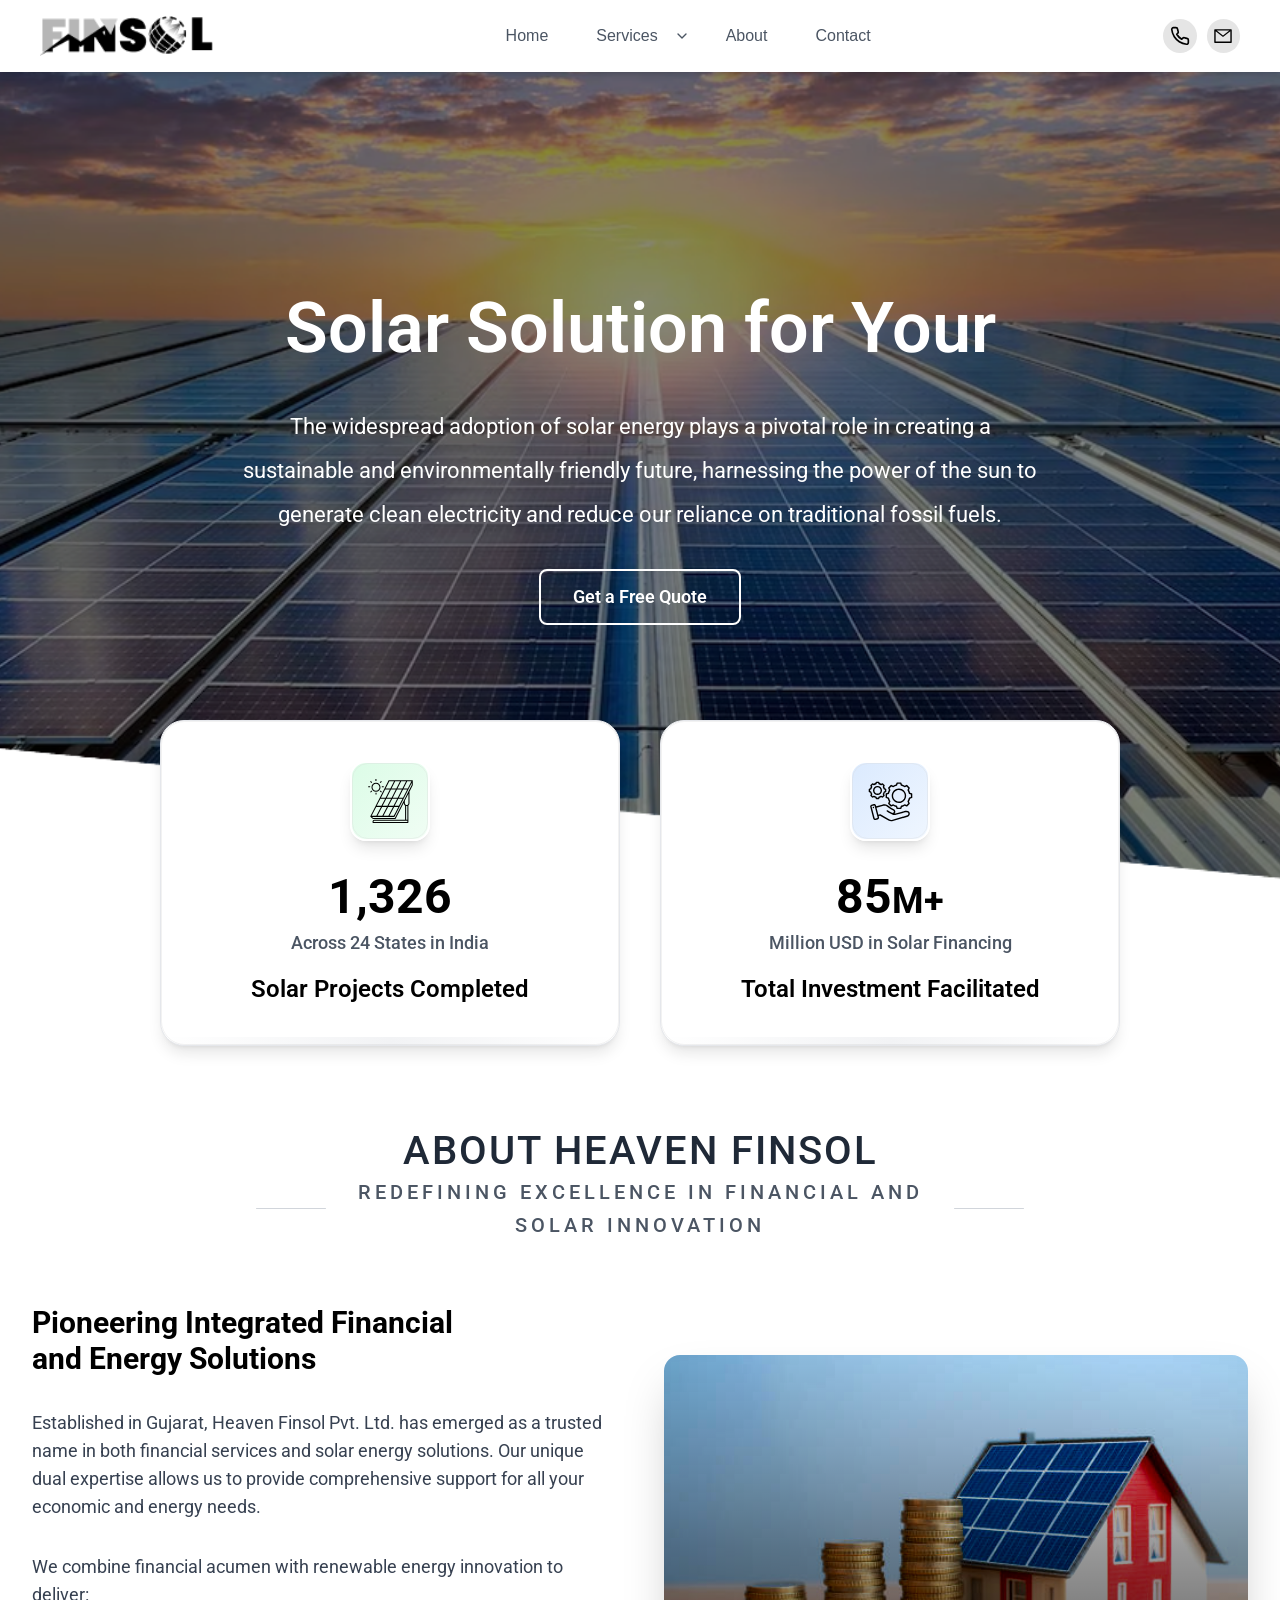
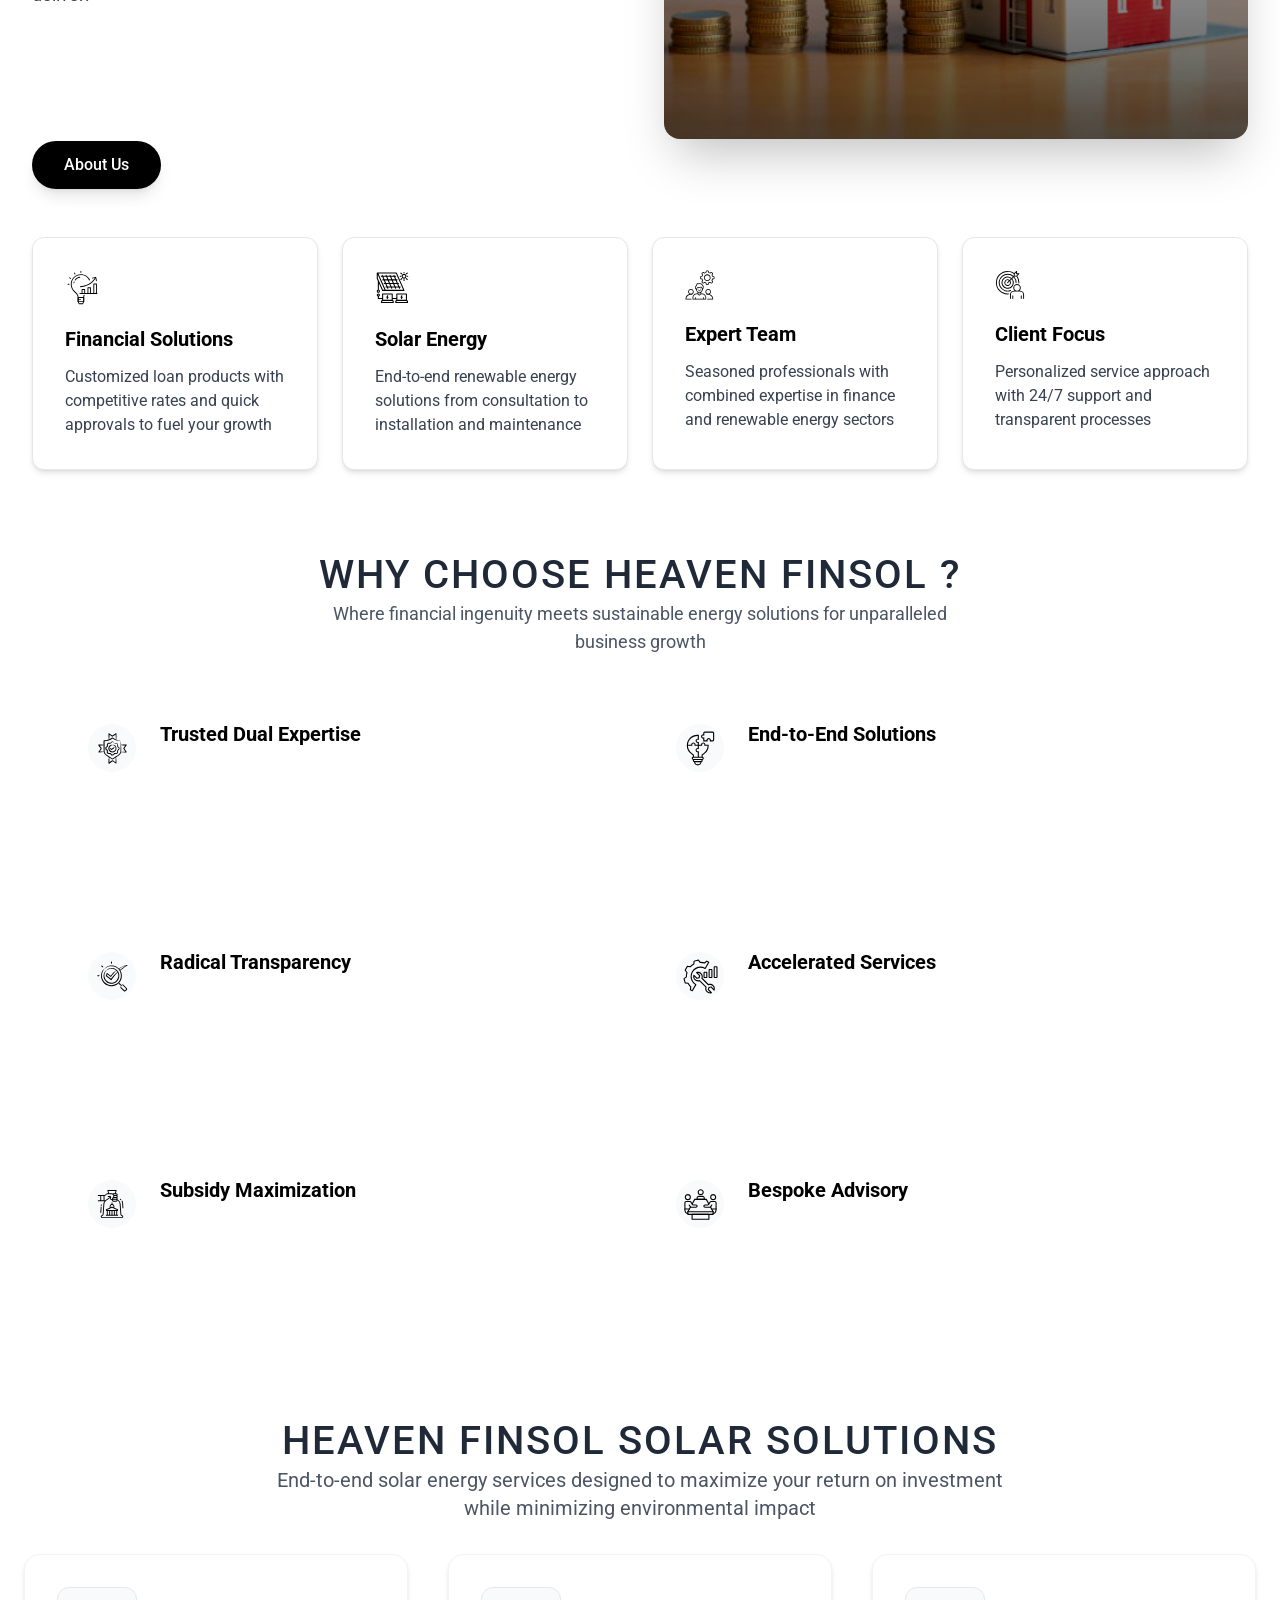
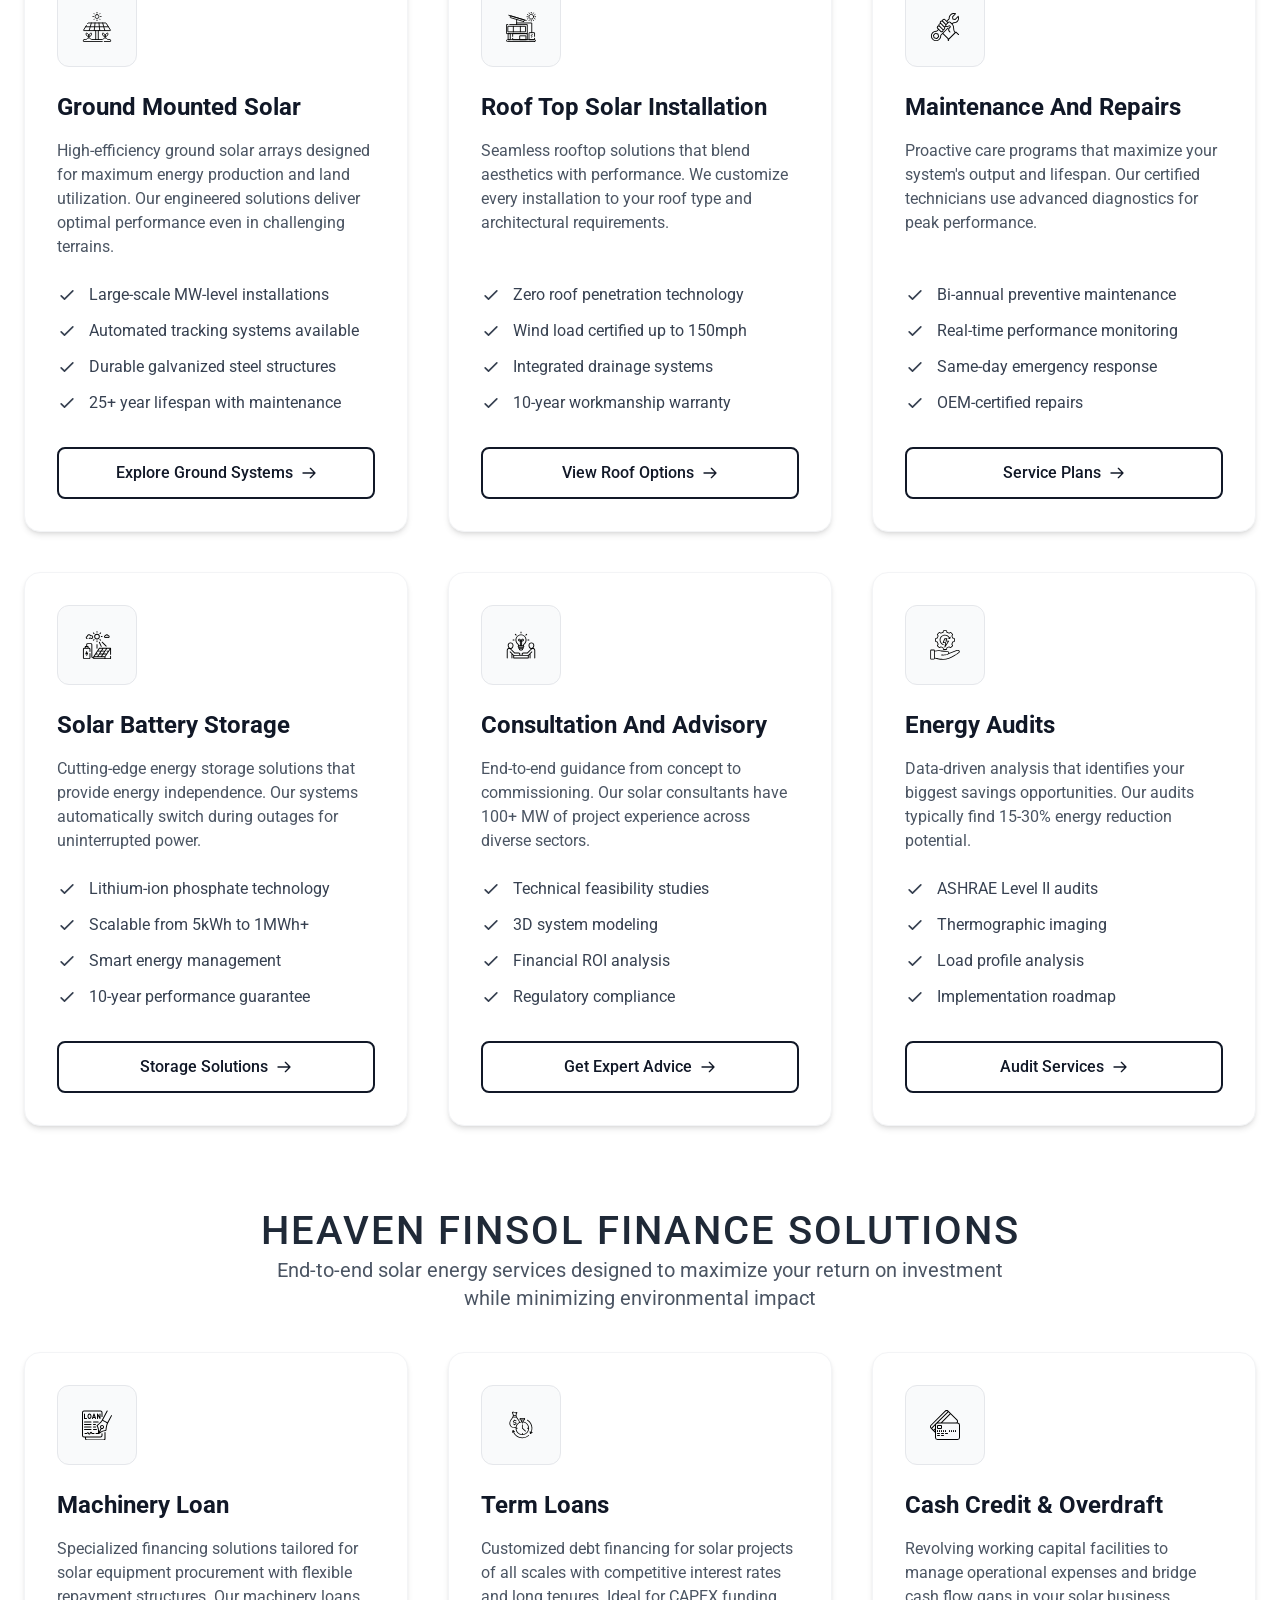
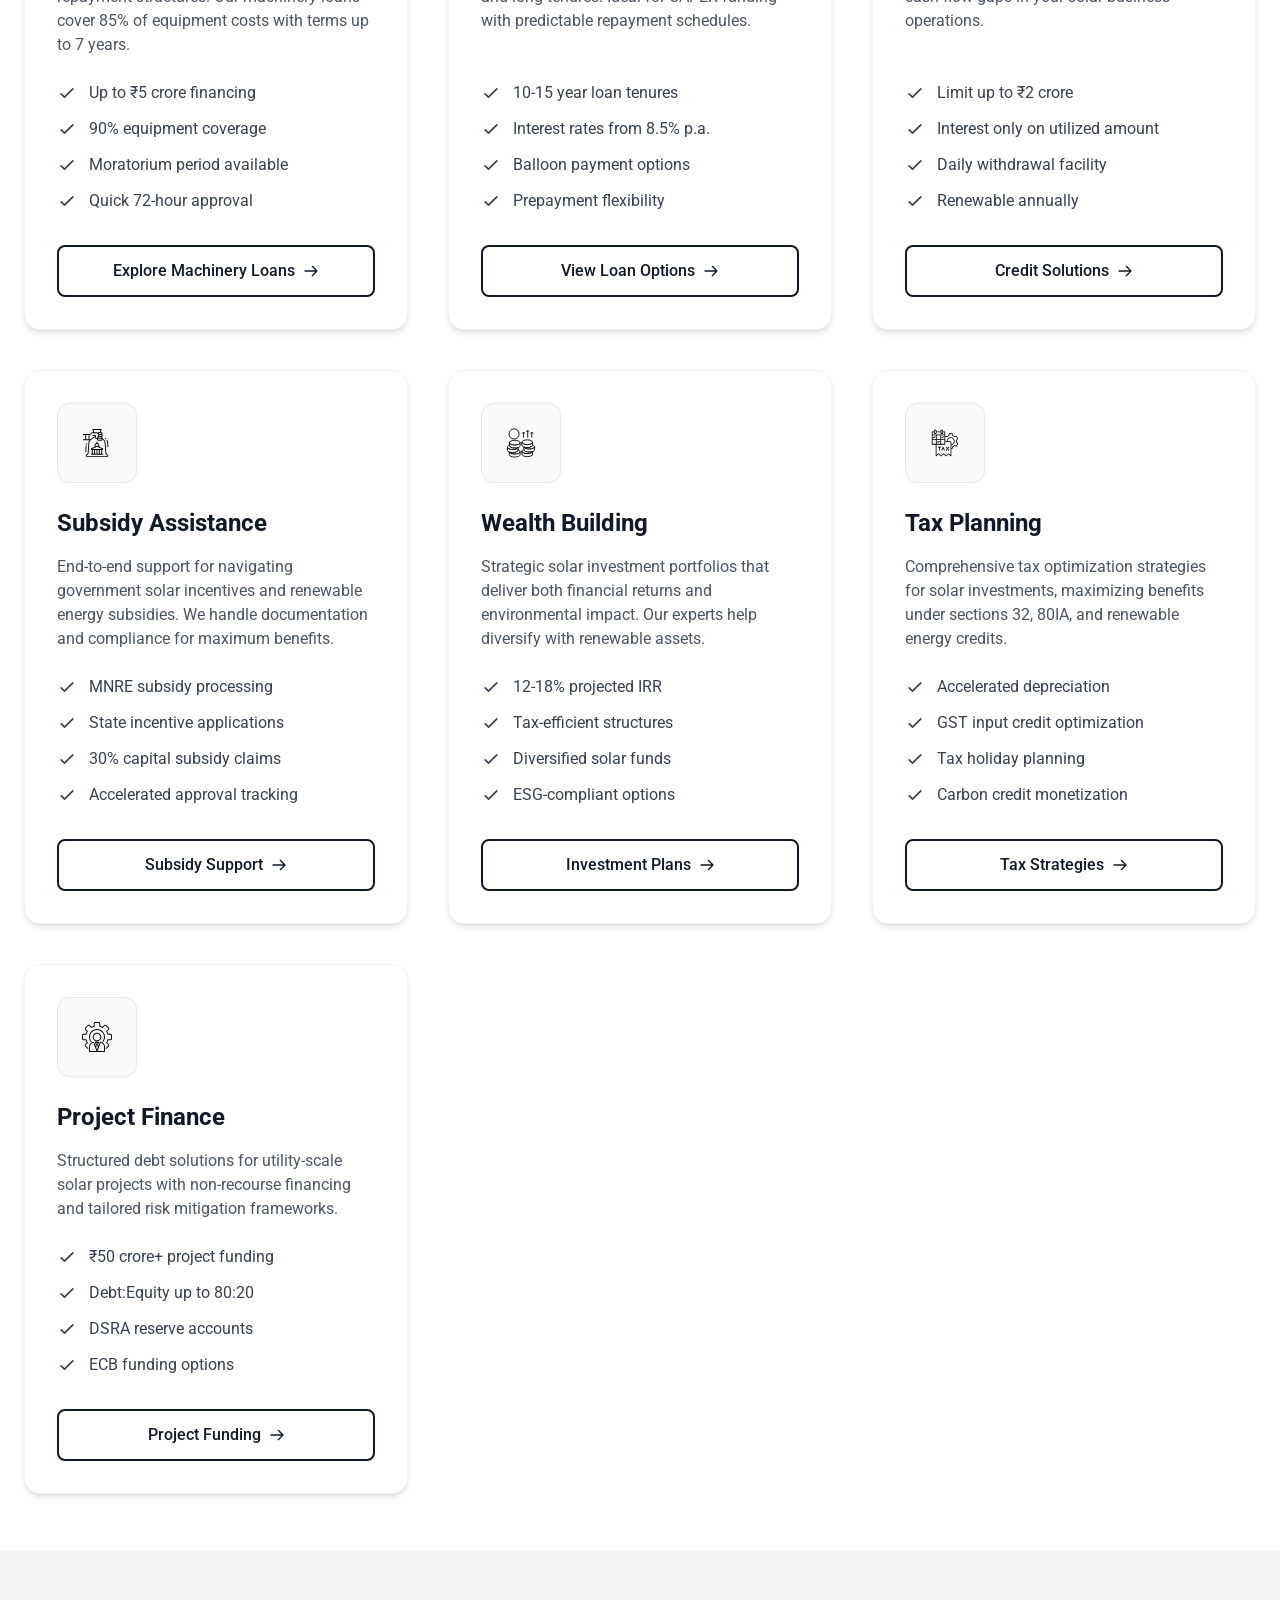
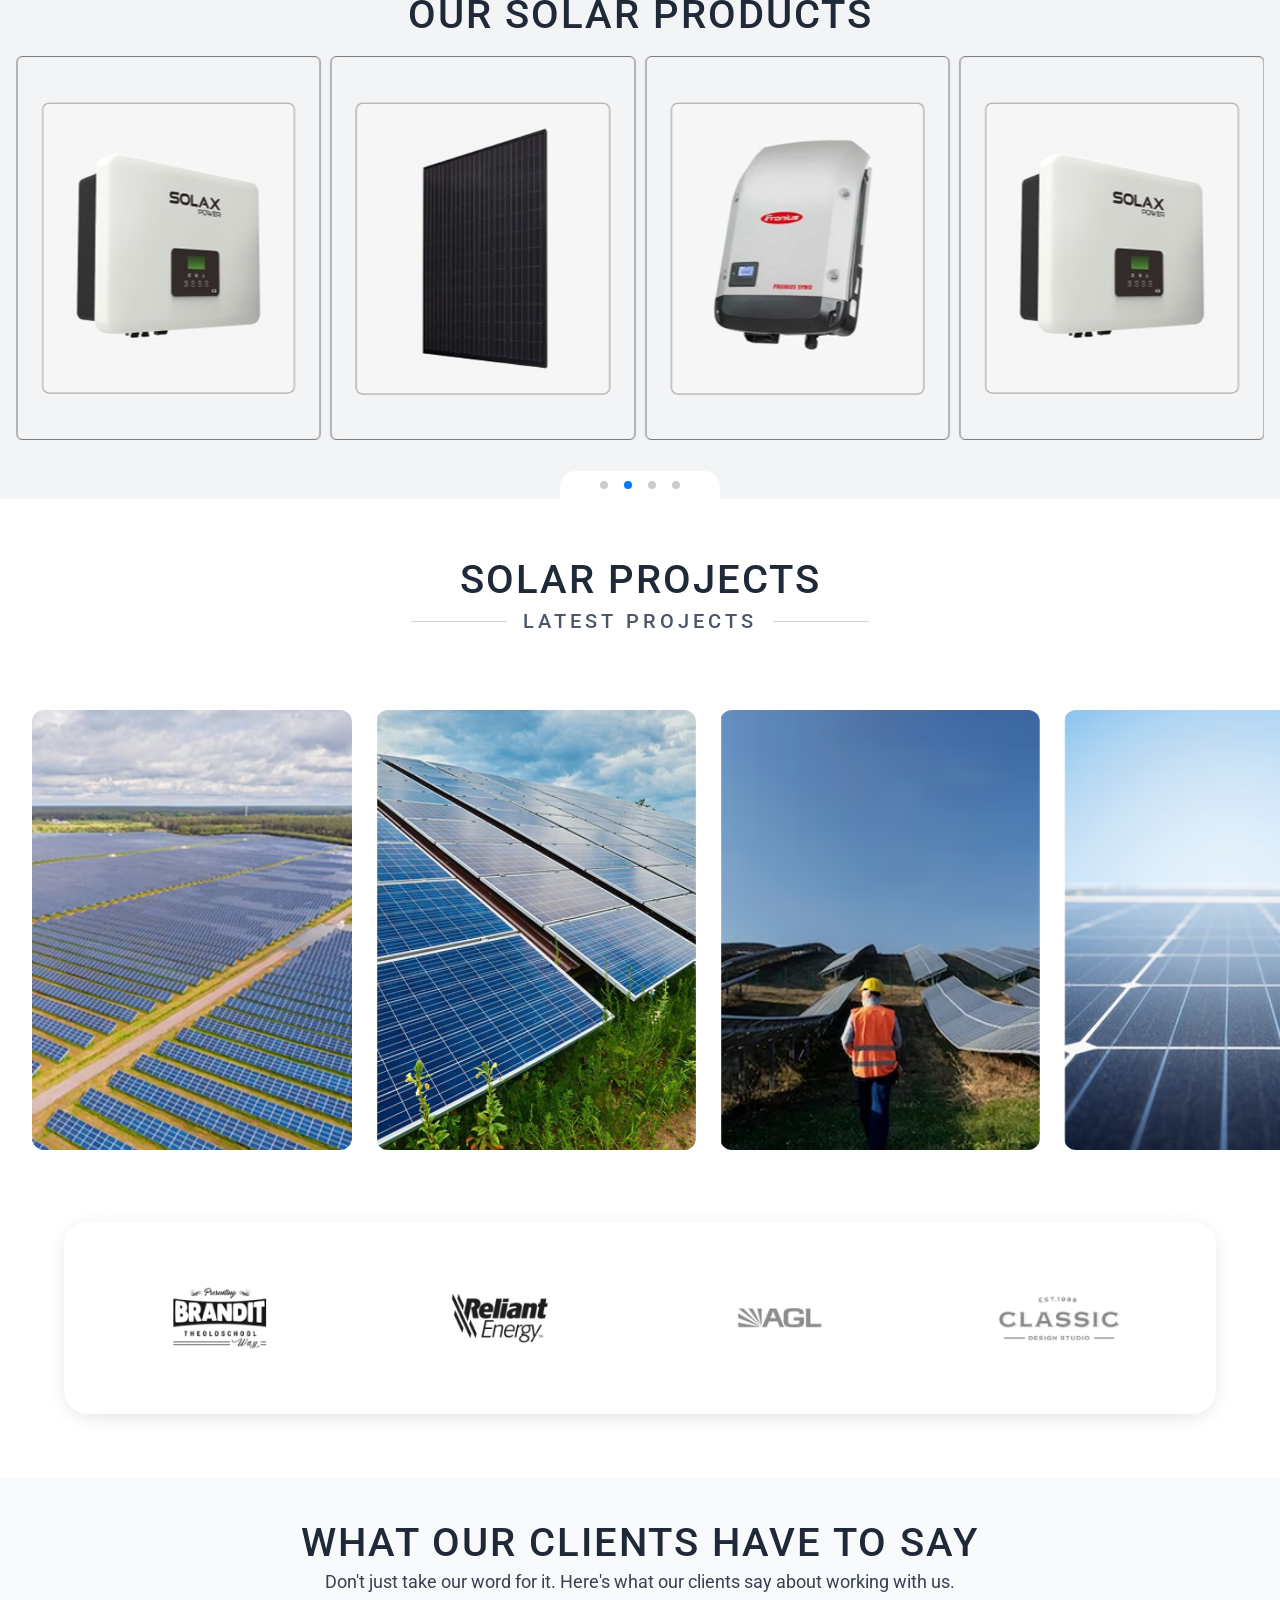
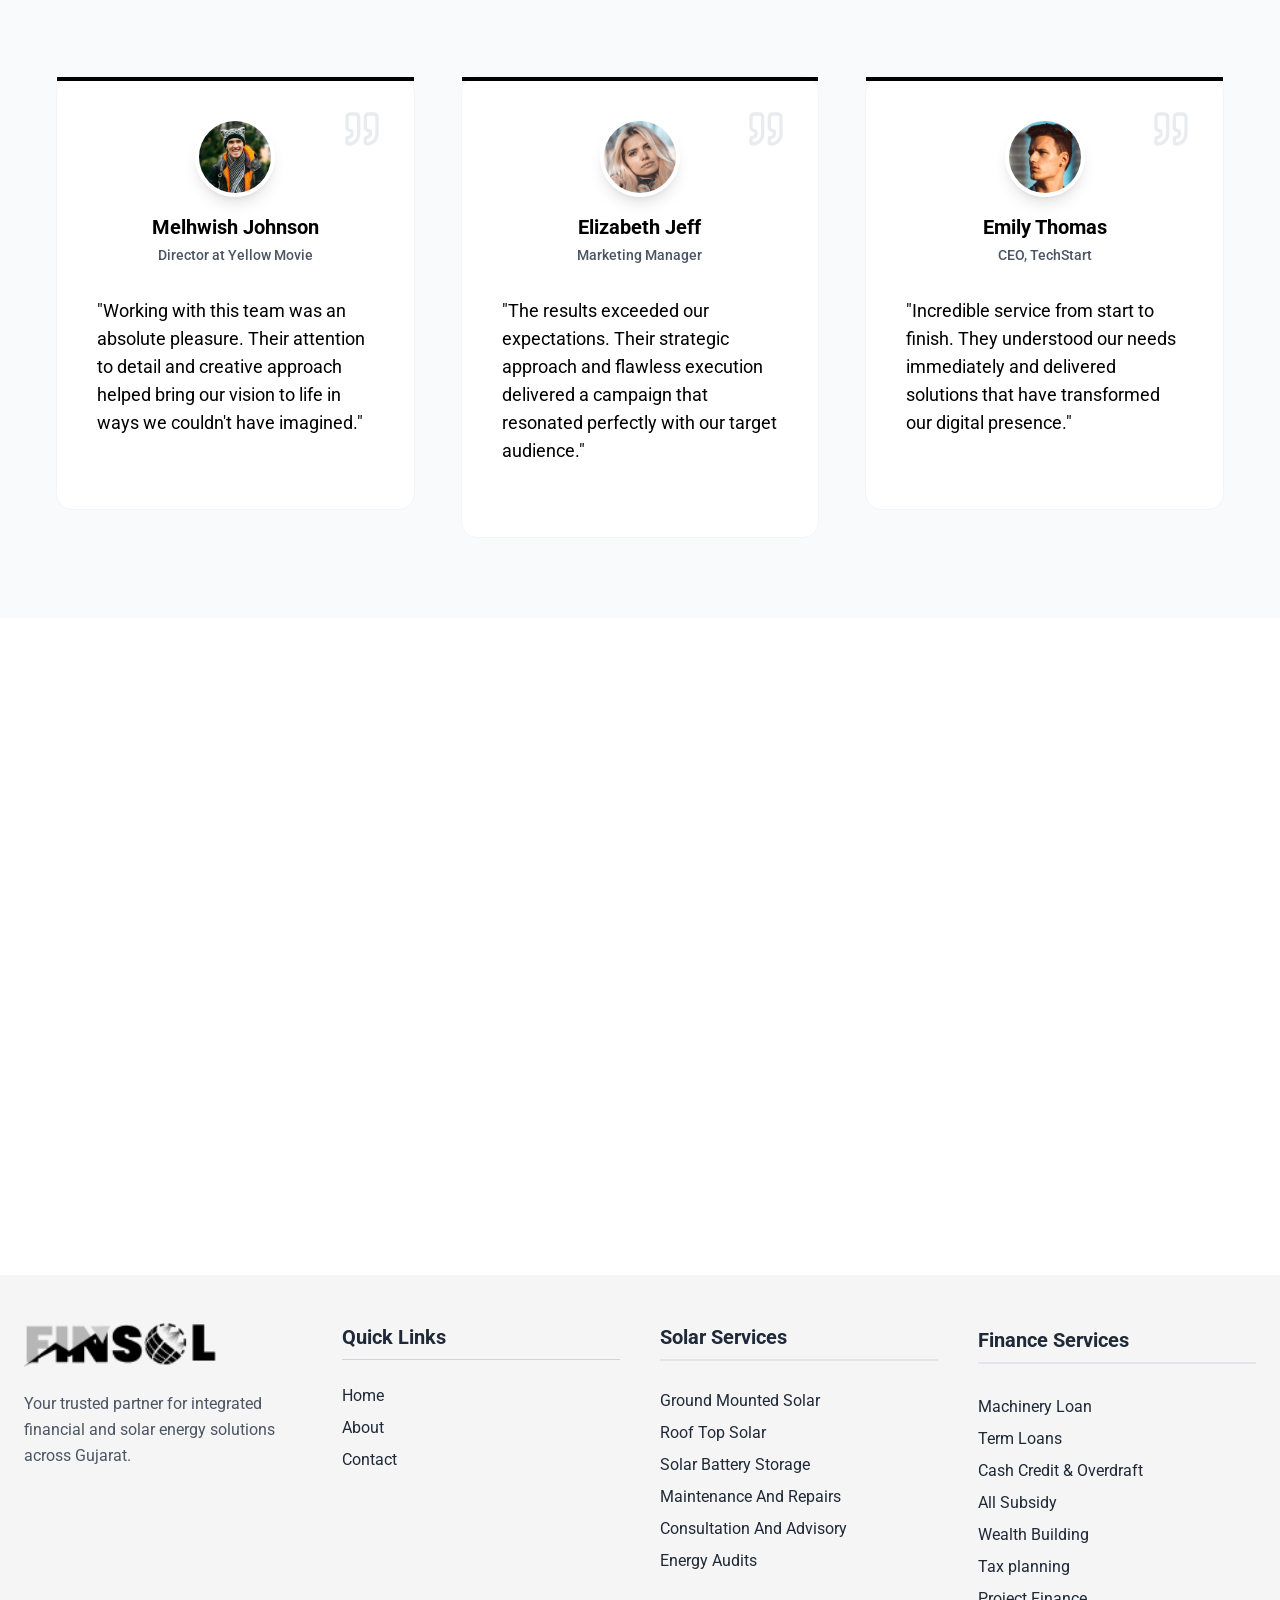
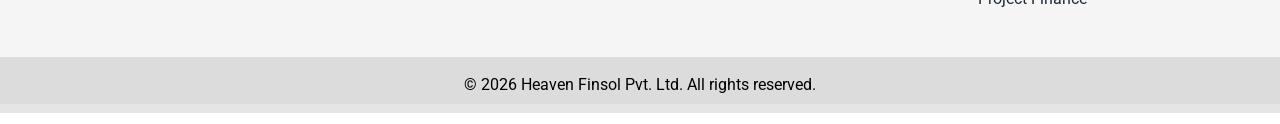
<file: index.html>
<!doctype html>
<html lang="en">
  <head>
    <meta charset="UTF-8" />
    <link rel="icon" type="image/png" href="/FinsoleFevicon.png" />
    <meta name="viewport" content="width=device-width, initial-scale=1.0" />
    <title>Heaven Finsol Pvt Ltd </title>
    <script type="module" crossorigin src="/assets/index-K3bjmdj5.js"></script>
    <link rel="stylesheet" crossorigin href="/assets/index-BwzTqQNT.css">
  </head>
  <body>
    <div id="root"></div>
  </body>
</html>
</file>
<file: assets/index-BwzTqQNT.css>
@import"https://fonts.googleapis.com/css2?family=Roboto:ital,wght@0,100..900;1,100..900&family=Ubuntu:ital,wght@0,300;0,400;0,500;0,700;1,300;1,400;1,500;1,700&display=swap";*,:before,:after{--tw-border-spacing-x: 0;--tw-border-spacing-y: 0;--tw-translate-x: 0;--tw-translate-y: 0;--tw-rotate: 0;--tw-skew-x: 0;--tw-skew-y: 0;--tw-scale-x: 1;--tw-scale-y: 1;--tw-pan-x: ;--tw-pan-y: ;--tw-pinch-zoom: ;--tw-scroll-snap-strictness: proximity;--tw-gradient-from-position: ;--tw-gradient-via-position: ;--tw-gradient-to-position: ;--tw-ordinal: ;--tw-slashed-zero: ;--tw-numeric-figure: ;--tw-numeric-spacing: ;--tw-numeric-fraction: ;--tw-ring-inset: ;--tw-ring-offset-width: 0px;--tw-ring-offset-color: #fff;--tw-ring-color: rgb(59 130 246 / .5);--tw-ring-offset-shadow: 0 0 #0000;--tw-ring-shadow: 0 0 #0000;--tw-shadow: 0 0 #0000;--tw-shadow-colored: 0 0 #0000;--tw-blur: ;--tw-brightness: ;--tw-contrast: ;--tw-grayscale: ;--tw-hue-rotate: ;--tw-invert: ;--tw-saturate: ;--tw-sepia: ;--tw-drop-shadow: ;--tw-backdrop-blur: ;--tw-backdrop-brightness: ;--tw-backdrop-contrast: ;--tw-backdrop-grayscale: ;--tw-backdrop-hue-rotate: ;--tw-backdrop-invert: ;--tw-backdrop-opacity: ;--tw-backdrop-saturate: ;--tw-backdrop-sepia: ;--tw-contain-size: ;--tw-contain-layout: ;--tw-contain-paint: ;--tw-contain-style: }::backdrop{--tw-border-spacing-x: 0;--tw-border-spacing-y: 0;--tw-translate-x: 0;--tw-translate-y: 0;--tw-rotate: 0;--tw-skew-x: 0;--tw-skew-y: 0;--tw-scale-x: 1;--tw-scale-y: 1;--tw-pan-x: ;--tw-pan-y: ;--tw-pinch-zoom: ;--tw-scroll-snap-strictness: proximity;--tw-gradient-from-position: ;--tw-gradient-via-position: ;--tw-gradient-to-position: ;--tw-ordinal: ;--tw-slashed-zero: ;--tw-numeric-figure: ;--tw-numeric-spacing: ;--tw-numeric-fraction: ;--tw-ring-inset: ;--tw-ring-offset-width: 0px;--tw-ring-offset-color: #fff;--tw-ring-color: rgb(59 130 246 / .5);--tw-ring-offset-shadow: 0 0 #0000;--tw-ring-shadow: 0 0 #0000;--tw-shadow: 0 0 #0000;--tw-shadow-colored: 0 0 #0000;--tw-blur: ;--tw-brightness: ;--tw-contrast: ;--tw-grayscale: ;--tw-hue-rotate: ;--tw-invert: ;--tw-saturate: ;--tw-sepia: ;--tw-drop-shadow: ;--tw-backdrop-blur: ;--tw-backdrop-brightness: ;--tw-backdrop-contrast: ;--tw-backdrop-grayscale: ;--tw-backdrop-hue-rotate: ;--tw-backdrop-invert: ;--tw-backdrop-opacity: ;--tw-backdrop-saturate: ;--tw-backdrop-sepia: ;--tw-contain-size: ;--tw-contain-layout: ;--tw-contain-paint: ;--tw-contain-style: }*,:before,:after{box-sizing:border-box;border-width:0;border-style:solid;border-color:#e5e7eb}:before,:after{--tw-content: ""}html,:host{line-height:1.5;-webkit-text-size-adjust:100%;-moz-tab-size:4;-o-tab-size:4;tab-size:4;font-family:ui-sans-serif,system-ui,sans-serif,"Apple Color Emoji","Segoe UI Emoji",Segoe UI Symbol,"Noto Color Emoji";font-feature-settings:normal;font-variation-settings:normal;-webkit-tap-highlight-color:transparent}body{margin:0;line-height:inherit}hr{height:0;color:inherit;border-top-width:1px}abbr:where([title]){-webkit-text-decoration:underline dotted;text-decoration:underline dotted}h1,h2,h3,h4,h5,h6{font-size:inherit;font-weight:inherit}a{color:inherit;text-decoration:inherit}b,strong{font-weight:bolder}code,kbd,samp,pre{font-family:ui-monospace,SFMono-Regular,Menlo,Monaco,Consolas,Liberation Mono,Courier New,monospace;font-feature-settings:normal;font-variation-settings:normal;font-size:1em}small{font-size:80%}sub,sup{font-size:75%;line-height:0;position:relative;vertical-align:baseline}sub{bottom:-.25em}sup{top:-.5em}table{text-indent:0;border-color:inherit;border-collapse:collapse}button,input,optgroup,select,textarea{font-family:inherit;font-feature-settings:inherit;font-variation-settings:inherit;font-size:100%;font-weight:inherit;line-height:inherit;letter-spacing:inherit;color:inherit;margin:0;padding:0}button,select{text-transform:none}button,input:where([type=button]),input:where([type=reset]),input:where([type=submit]){-webkit-appearance:button;background-color:transparent;background-image:none}:-moz-focusring{outline:auto}:-moz-ui-invalid{box-shadow:none}progress{vertical-align:baseline}::-webkit-inner-spin-button,::-webkit-outer-spin-button{height:auto}[type=search]{-webkit-appearance:textfield;outline-offset:-2px}::-webkit-search-decoration{-webkit-appearance:none}::-webkit-file-upload-button{-webkit-appearance:button;font:inherit}summary{display:list-item}blockquote,dl,dd,h1,h2,h3,h4,h5,h6,hr,figure,p,pre{margin:0}fieldset{margin:0;padding:0}legend{padding:0}ol,ul,menu{list-style:none;margin:0;padding:0}dialog{padding:0}textarea{resize:vertical}input::-moz-placeholder,textarea::-moz-placeholder{opacity:1;color:#9ca3af}input::placeholder,textarea::placeholder{opacity:1;color:#9ca3af}button,[role=button]{cursor:pointer}:disabled{cursor:default}img,svg,video,canvas,audio,iframe,embed,object{display:block;vertical-align:middle}img,video{max-width:100%;height:auto}[hidden]:where(:not([hidden=until-found])){display:none}:root{--font-roboto: "Roboto", sans-serif;--font-ubuntu: "Ubuntu", sans-serif;--font-sans: "Roboto", "Ubuntu", system-ui, -apple-system, BlinkMacSystemFont, "Segoe UI", sans-serif;--color-or: #d48622}body{font-family:var(--font-sans)}html{scroll-behavior:smooth}*{scroll-margin-top:80px}@media (prefers-reduced-motion: no-preference){html{scroll-behavior:smooth}}.container{width:100%}@media (min-width: 640px){.container{max-width:640px}}@media (min-width: 768px){.container{max-width:768px}}@media (min-width: 1024px){.container{max-width:1024px}}@media (min-width: 1280px){.container{max-width:1280px}}@media (min-width: 1536px){.container{max-width:1536px}}.pointer-events-none{pointer-events:none}.visible{visibility:visible}.fixed{position:fixed}.absolute{position:absolute}.relative{position:relative}.sticky{position:sticky}.-inset-1{top:-.25rem;right:-.25rem;bottom:-.25rem;left:-.25rem}.-inset-4{top:-1rem;right:-1rem;bottom:-1rem;left:-1rem}.inset-0{top:0;right:0;bottom:0;left:0}.inset-y-0{top:0;bottom:0}.-bottom-10{bottom:-2.5rem}.-bottom-8{bottom:-2rem}.-left-20{left:-5rem}.-left-24{left:-6rem}.-left-8{left:-2rem}.-right-10{right:-2.5rem}.-right-14{right:-3.5rem}.-top-10{top:-2.5rem}.-top-20{top:-5rem}.-top-6{top:-1.5rem}.bottom-0{bottom:0}.bottom-20{bottom:5rem}.bottom-4{bottom:1rem}.left-0{left:0}.left-1\/2{left:50%}.left-12{left:3rem}.left-4{left:1rem}.left-8{left:2rem}.left-full{left:100%}.right-0{right:0}.right-20{right:5rem}.right-4{right:1rem}.right-8{right:2rem}.top-0{top:0}.top-1{top:.25rem}.top-1\/2{top:50%}.top-4{top:1rem}.top-6{top:1.5rem}.top-8{top:2rem}.top-full{top:100%}.-z-10{z-index:-10}.z-0{z-index:0}.z-10{z-index:10}.z-20{z-index:20}.z-30{z-index:30}.z-40{z-index:40}.z-50{z-index:50}.order-1{order:1}.order-2{order:2}.mx-2{margin-left:.5rem;margin-right:.5rem}.mx-6{margin-left:1.5rem;margin-right:1.5rem}.mx-auto{margin-left:auto;margin-right:auto}.my-10{margin-top:2.5rem;margin-bottom:2.5rem}.my-14{margin-top:3.5rem;margin-bottom:3.5rem}.my-2{margin-top:.5rem;margin-bottom:.5rem}.my-4{margin-top:1rem;margin-bottom:1rem}.-mr-1{margin-right:-.25rem}.mb-1{margin-bottom:.25rem}.mb-10{margin-bottom:2.5rem}.mb-11{margin-bottom:2.75rem}.mb-12{margin-bottom:3rem}.mb-16{margin-bottom:4rem}.mb-2{margin-bottom:.5rem}.mb-20{margin-bottom:5rem}.mb-3{margin-bottom:.75rem}.mb-4{margin-bottom:1rem}.mb-5{margin-bottom:1.25rem}.mb-6{margin-bottom:1.5rem}.mb-7{margin-bottom:1.75rem}.mb-8{margin-bottom:2rem}.mb-9{margin-bottom:2.25rem}.ml-1{margin-left:.25rem}.ml-1\.5{margin-left:.375rem}.ml-2{margin-left:.5rem}.ml-3{margin-left:.75rem}.ml-4{margin-left:1rem}.ml-auto{margin-left:auto}.mr-1{margin-right:.25rem}.mr-2{margin-right:.5rem}.mr-3{margin-right:.75rem}.mr-4{margin-right:1rem}.mr-5{margin-right:1.25rem}.mr-6{margin-right:1.5rem}.mt-0\.5{margin-top:.125rem}.mt-1{margin-top:.25rem}.mt-10{margin-top:2.5rem}.mt-12{margin-top:3rem}.mt-2{margin-top:.5rem}.mt-2\.5{margin-top:.625rem}.mt-3{margin-top:.75rem}.mt-4{margin-top:1rem}.mt-5{margin-top:1.25rem}.mt-6{margin-top:1.5rem}.mt-7{margin-top:1.75rem}.mt-8{margin-top:2rem}.mt-9{margin-top:2.25rem}.mt-\[-120px\]{margin-top:-120px}.mt-\[31px\]{margin-top:31px}.mt-auto{margin-top:auto}.block{display:block}.inline-block{display:inline-block}.\!flex{display:flex!important}.flex{display:flex}.inline-flex{display:inline-flex}.grid{display:grid}.hidden{display:none}.aspect-video{aspect-ratio:16 / 9}.\!h-\[440px\]{height:440px!important}.h-0\.5{height:.125rem}.h-1{height:.25rem}.h-1\.5{height:.375rem}.h-10{height:2.5rem}.h-12{height:3rem}.h-14{height:3.5rem}.h-16{height:4rem}.h-2{height:.5rem}.h-20{height:5rem}.h-24{height:6rem}.h-3\.5{height:.875rem}.h-32{height:8rem}.h-4{height:1rem}.h-40{height:10rem}.h-48{height:12rem}.h-5{height:1.25rem}.h-6{height:1.5rem}.h-60{height:15rem}.h-7{height:1.75rem}.h-8{height:2rem}.h-80{height:20rem}.h-\[100vh\]{height:100vh}.h-\[300px\]{height:300px}.h-\[384px\]{height:384px}.h-\[400px\]{height:400px}.h-\[70vh\]{height:70vh}.h-auto{height:auto}.h-fit{height:-moz-fit-content;height:fit-content}.h-full{height:100%}.h-px{height:1px}.h-screen{height:100vh}.max-h-12{max-height:3rem}.max-h-\[662px\]{max-height:662px}.max-h-\[670px\]{max-height:670px}.min-h-\[300px\]{min-height:300px}.min-h-\[800px\]{min-height:800px}.min-h-full{min-height:100%}.min-h-screen{min-height:100vh}.\!w-full{width:100%!important}.w-0\.5{width:.125rem}.w-1{width:.25rem}.w-1\.5{width:.375rem}.w-10{width:2.5rem}.w-12{width:3rem}.w-14{width:3.5rem}.w-16{width:4rem}.w-20{width:5rem}.w-24{width:6rem}.w-3\.5{width:.875rem}.w-32{width:8rem}.w-4{width:1rem}.w-40{width:10rem}.w-48{width:12rem}.w-5{width:1.25rem}.w-56{width:14rem}.w-6{width:1.5rem}.w-60{width:15rem}.w-64{width:16rem}.w-7{width:1.75rem}.w-8{width:2rem}.w-\[180px\]{width:180px}.w-\[85\%\]{width:85%}.w-auto{width:auto}.w-full{width:100%}.min-w-full{min-width:100%}.min-w-max{min-width:-moz-max-content;min-width:max-content}.max-w-2xl{max-width:42rem}.max-w-3xl{max-width:48rem}.max-w-4xl{max-width:56rem}.max-w-5xl{max-width:64rem}.max-w-6xl{max-width:72rem}.max-w-7xl{max-width:80rem}.max-w-\[1091\.26px\]{max-width:1091.26px}.max-w-\[1319px\]{max-width:1319px}.max-w-\[160px\]{max-width:160px}.max-w-\[250px\]{max-width:250px}.max-w-\[334px\]{max-width:334px}.max-w-\[410px\]{max-width:410px}.max-w-\[450px\]{max-width:450px}.max-w-\[469\.01px\]{max-width:469.01px}.max-w-\[550\.72px\]{max-width:550.72px}.max-w-\[600px\]{max-width:600px}.max-w-\[676px\]{max-width:676px}.max-w-\[804px\]{max-width:804px}.max-w-\[82\%\]{max-width:82%}.max-w-full{max-width:100%}.max-w-lg{max-width:32rem}.max-w-md{max-width:28rem}.max-w-xl{max-width:36rem}.max-w-xs{max-width:20rem}.flex-1{flex:1 1 0%}.flex-shrink-0{flex-shrink:0}.flex-grow,.grow{flex-grow:1}.origin-left{transform-origin:left}.origin-top{transform-origin:top}.-translate-x-1\/2{--tw-translate-x: -50%;transform:translate(var(--tw-translate-x),var(--tw-translate-y)) rotate(var(--tw-rotate)) skew(var(--tw-skew-x)) skewY(var(--tw-skew-y)) scaleX(var(--tw-scale-x)) scaleY(var(--tw-scale-y))}.-translate-y-1\/2{--tw-translate-y: -50%;transform:translate(var(--tw-translate-x),var(--tw-translate-y)) rotate(var(--tw-rotate)) skew(var(--tw-skew-x)) skewY(var(--tw-skew-y)) scaleX(var(--tw-scale-x)) scaleY(var(--tw-scale-y))}.-translate-y-\[16\%\]{--tw-translate-y: -16%;transform:translate(var(--tw-translate-x),var(--tw-translate-y)) rotate(var(--tw-rotate)) skew(var(--tw-skew-x)) skewY(var(--tw-skew-y)) scaleX(var(--tw-scale-x)) scaleY(var(--tw-scale-y))}.translate-y-4{--tw-translate-y: 1rem;transform:translate(var(--tw-translate-x),var(--tw-translate-y)) rotate(var(--tw-rotate)) skew(var(--tw-skew-x)) skewY(var(--tw-skew-y)) scaleX(var(--tw-scale-x)) scaleY(var(--tw-scale-y))}.scale-x-0{--tw-scale-x: 0;transform:translate(var(--tw-translate-x),var(--tw-translate-y)) rotate(var(--tw-rotate)) skew(var(--tw-skew-x)) skewY(var(--tw-skew-y)) scaleX(var(--tw-scale-x)) scaleY(var(--tw-scale-y))}.transform{transform:translate(var(--tw-translate-x),var(--tw-translate-y)) rotate(var(--tw-rotate)) skew(var(--tw-skew-x)) skewY(var(--tw-skew-y)) scaleX(var(--tw-scale-x)) scaleY(var(--tw-scale-y))}@keyframes pulse{50%{opacity:.5}}.animate-pulse{animation:pulse 2s cubic-bezier(.4,0,.6,1) infinite}@keyframes spin{to{transform:rotate(360deg)}}.animate-spin{animation:spin 1s linear infinite}.cursor-pointer{cursor:pointer}.resize{resize:both}.list-decimal{list-style-type:decimal}.list-disc{list-style-type:disc}.appearance-none{-webkit-appearance:none;-moz-appearance:none;appearance:none}.grid-cols-1{grid-template-columns:repeat(1,minmax(0,1fr))}.grid-cols-2{grid-template-columns:repeat(2,minmax(0,1fr))}.flex-row-reverse{flex-direction:row-reverse}.flex-col{flex-direction:column}.flex-wrap{flex-wrap:wrap}.items-start{align-items:flex-start}.items-end{align-items:flex-end}.items-center{align-items:center}.items-baseline{align-items:baseline}.justify-center{justify-content:center}.justify-between{justify-content:space-between}.gap-1{gap:.25rem}.gap-10{gap:2.5rem}.gap-12{gap:3rem}.gap-2{gap:.5rem}.gap-2\.5{gap:.625rem}.gap-3{gap:.75rem}.gap-4{gap:1rem}.gap-5{gap:1.25rem}.gap-6{gap:1.5rem}.gap-8{gap:2rem}.space-x-2>:not([hidden])~:not([hidden]){--tw-space-x-reverse: 0;margin-right:calc(.5rem * var(--tw-space-x-reverse));margin-left:calc(.5rem * calc(1 - var(--tw-space-x-reverse)))}.space-x-3>:not([hidden])~:not([hidden]){--tw-space-x-reverse: 0;margin-right:calc(.75rem * var(--tw-space-x-reverse));margin-left:calc(.75rem * calc(1 - var(--tw-space-x-reverse)))}.space-x-4>:not([hidden])~:not([hidden]){--tw-space-x-reverse: 0;margin-right:calc(1rem * var(--tw-space-x-reverse));margin-left:calc(1rem * calc(1 - var(--tw-space-x-reverse)))}.space-x-6>:not([hidden])~:not([hidden]){--tw-space-x-reverse: 0;margin-right:calc(1.5rem * var(--tw-space-x-reverse));margin-left:calc(1.5rem * calc(1 - var(--tw-space-x-reverse)))}.space-y-1>:not([hidden])~:not([hidden]){--tw-space-y-reverse: 0;margin-top:calc(.25rem * calc(1 - var(--tw-space-y-reverse)));margin-bottom:calc(.25rem * var(--tw-space-y-reverse))}.space-y-12>:not([hidden])~:not([hidden]){--tw-space-y-reverse: 0;margin-top:calc(3rem * calc(1 - var(--tw-space-y-reverse)));margin-bottom:calc(3rem * var(--tw-space-y-reverse))}.space-y-16>:not([hidden])~:not([hidden]){--tw-space-y-reverse: 0;margin-top:calc(4rem * calc(1 - var(--tw-space-y-reverse)));margin-bottom:calc(4rem * var(--tw-space-y-reverse))}.space-y-2>:not([hidden])~:not([hidden]){--tw-space-y-reverse: 0;margin-top:calc(.5rem * calc(1 - var(--tw-space-y-reverse)));margin-bottom:calc(.5rem * var(--tw-space-y-reverse))}.space-y-3>:not([hidden])~:not([hidden]){--tw-space-y-reverse: 0;margin-top:calc(.75rem * calc(1 - var(--tw-space-y-reverse)));margin-bottom:calc(.75rem * var(--tw-space-y-reverse))}.space-y-4>:not([hidden])~:not([hidden]){--tw-space-y-reverse: 0;margin-top:calc(1rem * calc(1 - var(--tw-space-y-reverse)));margin-bottom:calc(1rem * var(--tw-space-y-reverse))}.space-y-5>:not([hidden])~:not([hidden]){--tw-space-y-reverse: 0;margin-top:calc(1.25rem * calc(1 - var(--tw-space-y-reverse)));margin-bottom:calc(1.25rem * var(--tw-space-y-reverse))}.space-y-6>:not([hidden])~:not([hidden]){--tw-space-y-reverse: 0;margin-top:calc(1.5rem * calc(1 - var(--tw-space-y-reverse)));margin-bottom:calc(1.5rem * var(--tw-space-y-reverse))}.space-y-8>:not([hidden])~:not([hidden]){--tw-space-y-reverse: 0;margin-top:calc(2rem * calc(1 - var(--tw-space-y-reverse)));margin-bottom:calc(2rem * var(--tw-space-y-reverse))}.overflow-hidden{overflow:hidden}.\!overflow-visible{overflow:visible!important}.overflow-x-auto{overflow-x:auto}.overflow-y-auto{overflow-y:auto}.break-all{word-break:break-all}.rounded{border-radius:.25rem}.rounded-2xl{border-radius:1rem}.rounded-3xl{border-radius:1.5rem}.rounded-\[17px\]{border-radius:17px}.rounded-full{border-radius:9999px}.rounded-lg{border-radius:.5rem}.rounded-md{border-radius:.375rem}.rounded-xl{border-radius:.75rem}.rounded-t-2xl{border-top-left-radius:1rem;border-top-right-radius:1rem}.rounded-t-xl{border-top-left-radius:.75rem;border-top-right-radius:.75rem}.rounded-bl-xl{border-bottom-left-radius:.75rem}.border{border-width:1px}.border-2{border-width:2px}.border-4{border-width:4px}.border-8{border-width:8px}.border-\[2px\]{border-width:2px}.border-b{border-bottom-width:1px}.border-b-2{border-bottom-width:2px}.border-l-4{border-left-width:4px}.border-t{border-top-width:1px}.border-t-4{border-top-width:4px}.border-\[\#00000033\]\/20{border-color:#0003}.border-black{--tw-border-opacity: 1;border-color:rgb(0 0 0 / var(--tw-border-opacity, 1))}.border-black\/10{border-color:#0000001a}.border-black\/40{border-color:#0006}.border-black\/5{border-color:#0000000d}.border-black\/50{border-color:#00000080}.border-blue-100{--tw-border-opacity: 1;border-color:rgb(219 234 254 / var(--tw-border-opacity, 1))}.border-gray-100{--tw-border-opacity: 1;border-color:rgb(243 244 246 / var(--tw-border-opacity, 1))}.border-gray-200{--tw-border-opacity: 1;border-color:rgb(229 231 235 / var(--tw-border-opacity, 1))}.border-gray-200\/30{border-color:#e5e7eb4d}.border-gray-200\/50{border-color:#e5e7eb80}.border-gray-300{--tw-border-opacity: 1;border-color:rgb(209 213 219 / var(--tw-border-opacity, 1))}.border-gray-400{--tw-border-opacity: 1;border-color:rgb(156 163 175 / var(--tw-border-opacity, 1))}.border-gray-900{--tw-border-opacity: 1;border-color:rgb(17 24 39 / var(--tw-border-opacity, 1))}.border-green-100{--tw-border-opacity: 1;border-color:rgb(220 252 231 / var(--tw-border-opacity, 1))}.border-white{--tw-border-opacity: 1;border-color:rgb(255 255 255 / var(--tw-border-opacity, 1))}.border-white\/10{border-color:#ffffff1a}.border-white\/20{border-color:#fff3}.border-white\/30{border-color:#ffffff4d}.border-r-black\/30{border-right-color:#0000004d}.border-t-black\/30{border-top-color:#0000004d}.bg-\[\#3ea5c7\]{--tw-bg-opacity: 1;background-color:rgb(62 165 199 / var(--tw-bg-opacity, 1))}.bg-\[\#d48622\]{--tw-bg-opacity: 1;background-color:rgb(212 134 34 / var(--tw-bg-opacity, 1))}.bg-\[\#e5e5e5\]{--tw-bg-opacity: 1;background-color:rgb(229 229 229 / var(--tw-bg-opacity, 1))}.bg-\[\#f5f5f5\]{--tw-bg-opacity: 1;background-color:rgb(245 245 245 / var(--tw-bg-opacity, 1))}.bg-amber-400{--tw-bg-opacity: 1;background-color:rgb(251 191 36 / var(--tw-bg-opacity, 1))}.bg-black{--tw-bg-opacity: 1;background-color:rgb(0 0 0 / var(--tw-bg-opacity, 1))}.bg-black\/10{background-color:#0000001a}.bg-black\/20{background-color:#0003}.bg-black\/50{background-color:#00000080}.bg-black\/70{background-color:#000000b3}.bg-blue-200{--tw-bg-opacity: 1;background-color:rgb(191 219 254 / var(--tw-bg-opacity, 1))}.bg-blue-400{--tw-bg-opacity: 1;background-color:rgb(96 165 250 / var(--tw-bg-opacity, 1))}.bg-blue-400\/20{background-color:#60a5fa33}.bg-blue-50{--tw-bg-opacity: 1;background-color:rgb(239 246 255 / var(--tw-bg-opacity, 1))}.bg-blue-500{--tw-bg-opacity: 1;background-color:rgb(59 130 246 / var(--tw-bg-opacity, 1))}.bg-blue-600{--tw-bg-opacity: 1;background-color:rgb(37 99 235 / var(--tw-bg-opacity, 1))}.bg-gray-100{--tw-bg-opacity: 1;background-color:rgb(243 244 246 / var(--tw-bg-opacity, 1))}.bg-gray-200{--tw-bg-opacity: 1;background-color:rgb(229 231 235 / var(--tw-bg-opacity, 1))}.bg-gray-300{--tw-bg-opacity: 1;background-color:rgb(209 213 219 / var(--tw-bg-opacity, 1))}.bg-gray-400{--tw-bg-opacity: 1;background-color:rgb(156 163 175 / var(--tw-bg-opacity, 1))}.bg-gray-50{--tw-bg-opacity: 1;background-color:rgb(249 250 251 / var(--tw-bg-opacity, 1))}.bg-gray-500{--tw-bg-opacity: 1;background-color:rgb(107 114 128 / var(--tw-bg-opacity, 1))}.bg-gray-700{--tw-bg-opacity: 1;background-color:rgb(55 65 81 / var(--tw-bg-opacity, 1))}.bg-gray-800{--tw-bg-opacity: 1;background-color:rgb(31 41 55 / var(--tw-bg-opacity, 1))}.bg-gray-900{--tw-bg-opacity: 1;background-color:rgb(17 24 39 / var(--tw-bg-opacity, 1))}.bg-green-100{--tw-bg-opacity: 1;background-color:rgb(220 252 231 / var(--tw-bg-opacity, 1))}.bg-green-50{--tw-bg-opacity: 1;background-color:rgb(240 253 244 / var(--tw-bg-opacity, 1))}.bg-green-600{--tw-bg-opacity: 1;background-color:rgb(22 163 74 / var(--tw-bg-opacity, 1))}.bg-purple-50{--tw-bg-opacity: 1;background-color:rgb(250 245 255 / var(--tw-bg-opacity, 1))}.bg-red-100{--tw-bg-opacity: 1;background-color:rgb(254 226 226 / var(--tw-bg-opacity, 1))}.bg-transparent{background-color:transparent}.bg-white{--tw-bg-opacity: 1;background-color:rgb(255 255 255 / var(--tw-bg-opacity, 1))}.bg-white\/10{background-color:#ffffff1a}.bg-white\/20{background-color:#fff3}.bg-white\/5{background-color:#ffffff0d}.bg-white\/80{background-color:#fffc}.bg-white\/90{background-color:#ffffffe6}.bg-yellow-400{--tw-bg-opacity: 1;background-color:rgb(250 204 21 / var(--tw-bg-opacity, 1))}.bg-yellow-400\/20{background-color:#facc1533}.bg-opacity-10{--tw-bg-opacity: .1}.bg-gradient-to-b{background-image:linear-gradient(to bottom,var(--tw-gradient-stops))}.bg-gradient-to-br{background-image:linear-gradient(to bottom right,var(--tw-gradient-stops))}.bg-gradient-to-r{background-image:linear-gradient(to right,var(--tw-gradient-stops))}.bg-gradient-to-t{background-image:linear-gradient(to top,var(--tw-gradient-stops))}.from-black\/30{--tw-gradient-from: rgb(0 0 0 / .3) var(--tw-gradient-from-position);--tw-gradient-to: rgb(0 0 0 / 0) var(--tw-gradient-to-position);--tw-gradient-stops: var(--tw-gradient-from), var(--tw-gradient-to)}.from-black\/40{--tw-gradient-from: rgb(0 0 0 / .4) var(--tw-gradient-from-position);--tw-gradient-to: rgb(0 0 0 / 0) var(--tw-gradient-to-position);--tw-gradient-stops: var(--tw-gradient-from), var(--tw-gradient-to)}.from-black\/50{--tw-gradient-from: rgb(0 0 0 / .5) var(--tw-gradient-from-position);--tw-gradient-to: rgb(0 0 0 / 0) var(--tw-gradient-to-position);--tw-gradient-stops: var(--tw-gradient-from), var(--tw-gradient-to)}.from-black\/70{--tw-gradient-from: rgb(0 0 0 / .7) var(--tw-gradient-from-position);--tw-gradient-to: rgb(0 0 0 / 0) var(--tw-gradient-to-position);--tw-gradient-stops: var(--tw-gradient-from), var(--tw-gradient-to)}.from-black\/75{--tw-gradient-from: rgb(0 0 0 / .75) var(--tw-gradient-from-position);--tw-gradient-to: rgb(0 0 0 / 0) var(--tw-gradient-to-position);--tw-gradient-stops: var(--tw-gradient-from), var(--tw-gradient-to)}.from-black\/80{--tw-gradient-from: rgb(0 0 0 / .8) var(--tw-gradient-from-position);--tw-gradient-to: rgb(0 0 0 / 0) var(--tw-gradient-to-position);--tw-gradient-stops: var(--tw-gradient-from), var(--tw-gradient-to)}.from-blue-100{--tw-gradient-from: #dbeafe var(--tw-gradient-from-position);--tw-gradient-to: rgb(219 234 254 / 0) var(--tw-gradient-to-position);--tw-gradient-stops: var(--tw-gradient-from), var(--tw-gradient-to)}.from-gray-100{--tw-gradient-from: #f3f4f6 var(--tw-gradient-from-position);--tw-gradient-to: rgb(243 244 246 / 0) var(--tw-gradient-to-position);--tw-gradient-stops: var(--tw-gradient-from), var(--tw-gradient-to)}.from-gray-200{--tw-gradient-from: #e5e7eb var(--tw-gradient-from-position);--tw-gradient-to: rgb(229 231 235 / 0) var(--tw-gradient-to-position);--tw-gradient-stops: var(--tw-gradient-from), var(--tw-gradient-to)}.from-gray-300{--tw-gradient-from: #d1d5db var(--tw-gradient-from-position);--tw-gradient-to: rgb(209 213 219 / 0) var(--tw-gradient-to-position);--tw-gradient-stops: var(--tw-gradient-from), var(--tw-gradient-to)}.from-gray-50{--tw-gradient-from: #f9fafb var(--tw-gradient-from-position);--tw-gradient-to: rgb(249 250 251 / 0) var(--tw-gradient-to-position);--tw-gradient-stops: var(--tw-gradient-from), var(--tw-gradient-to)}.from-green-100{--tw-gradient-from: #dcfce7 var(--tw-gradient-from-position);--tw-gradient-to: rgb(220 252 231 / 0) var(--tw-gradient-to-position);--tw-gradient-stops: var(--tw-gradient-from), var(--tw-gradient-to)}.from-transparent{--tw-gradient-from: transparent var(--tw-gradient-from-position);--tw-gradient-to: rgb(0 0 0 / 0) var(--tw-gradient-to-position);--tw-gradient-stops: var(--tw-gradient-from), var(--tw-gradient-to)}.from-white{--tw-gradient-from: #fff var(--tw-gradient-from-position);--tw-gradient-to: rgb(255 255 255 / 0) var(--tw-gradient-to-position);--tw-gradient-stops: var(--tw-gradient-from), var(--tw-gradient-to)}.via-black\/30{--tw-gradient-to: rgb(0 0 0 / 0) var(--tw-gradient-to-position);--tw-gradient-stops: var(--tw-gradient-from), rgb(0 0 0 / .3) var(--tw-gradient-via-position), var(--tw-gradient-to)}.via-black\/40{--tw-gradient-to: rgb(0 0 0 / 0) var(--tw-gradient-to-position);--tw-gradient-stops: var(--tw-gradient-from), rgb(0 0 0 / .4) var(--tw-gradient-via-position), var(--tw-gradient-to)}.via-gray-200{--tw-gradient-to: rgb(229 231 235 / 0) var(--tw-gradient-to-position);--tw-gradient-stops: var(--tw-gradient-from), #e5e7eb var(--tw-gradient-via-position), var(--tw-gradient-to)}.via-gray-300{--tw-gradient-to: rgb(209 213 219 / 0) var(--tw-gradient-to-position);--tw-gradient-stops: var(--tw-gradient-from), #d1d5db var(--tw-gradient-via-position), var(--tw-gradient-to)}.via-gray-400{--tw-gradient-to: rgb(156 163 175 / 0) var(--tw-gradient-to-position);--tw-gradient-stops: var(--tw-gradient-from), #9ca3af var(--tw-gradient-via-position), var(--tw-gradient-to)}.via-transparent{--tw-gradient-to: rgb(0 0 0 / 0) var(--tw-gradient-to-position);--tw-gradient-stops: var(--tw-gradient-from), transparent var(--tw-gradient-via-position), var(--tw-gradient-to)}.to-black\/20{--tw-gradient-to: rgb(0 0 0 / .2) var(--tw-gradient-to-position)}.to-black\/50{--tw-gradient-to: rgb(0 0 0 / .5) var(--tw-gradient-to-position)}.to-black\/75{--tw-gradient-to: rgb(0 0 0 / .75) var(--tw-gradient-to-position)}.to-blue-50{--tw-gradient-to: #eff6ff var(--tw-gradient-to-position)}.to-gray-200{--tw-gradient-to: #e5e7eb var(--tw-gradient-to-position)}.to-gray-300{--tw-gradient-to: #d1d5db var(--tw-gradient-to-position)}.to-gray-50{--tw-gradient-to: #f9fafb var(--tw-gradient-to-position)}.to-gray-900{--tw-gradient-to: #111827 var(--tw-gradient-to-position)}.to-green-50{--tw-gradient-to: #f0fdf4 var(--tw-gradient-to-position)}.to-transparent{--tw-gradient-to: transparent var(--tw-gradient-to-position)}.to-white{--tw-gradient-to: #fff var(--tw-gradient-to-position)}.object-contain{-o-object-fit:contain;object-fit:contain}.object-cover{-o-object-fit:cover;object-fit:cover}.object-center{-o-object-position:center;object-position:center}.p-1\.5{padding:.375rem}.p-10{padding:2.5rem}.p-2{padding:.5rem}.p-3{padding:.75rem}.p-4{padding:1rem}.p-5{padding:1.25rem}.p-6{padding:1.5rem}.p-7{padding:1.75rem}.p-8{padding:2rem}.p-\[5px\]{padding:5px}.px-1{padding-left:.25rem;padding-right:.25rem}.px-10{padding-left:2.5rem;padding-right:2.5rem}.px-11{padding-left:2.75rem;padding-right:2.75rem}.px-2{padding-left:.5rem;padding-right:.5rem}.px-3{padding-left:.75rem;padding-right:.75rem}.px-4{padding-left:1rem;padding-right:1rem}.px-5{padding-left:1.25rem;padding-right:1.25rem}.px-6{padding-left:1.5rem;padding-right:1.5rem}.px-7{padding-left:1.75rem;padding-right:1.75rem}.px-8{padding-left:2rem;padding-right:2rem}.py-1{padding-top:.25rem;padding-bottom:.25rem}.py-10{padding-top:2.5rem;padding-bottom:2.5rem}.py-12{padding-top:3rem;padding-bottom:3rem}.py-14{padding-top:3.5rem;padding-bottom:3.5rem}.py-16{padding-top:4rem;padding-bottom:4rem}.py-2{padding-top:.5rem;padding-bottom:.5rem}.py-2\.5{padding-top:.625rem;padding-bottom:.625rem}.py-20{padding-top:5rem;padding-bottom:5rem}.py-3{padding-top:.75rem;padding-bottom:.75rem}.py-4{padding-top:1rem;padding-bottom:1rem}.py-5{padding-top:1.25rem;padding-bottom:1.25rem}.py-7{padding-top:1.75rem;padding-bottom:1.75rem}.py-8{padding-top:2rem;padding-bottom:2rem}.py-9{padding-top:2.25rem;padding-bottom:2.25rem}.\!pb-12{padding-bottom:3rem!important}.pb-0{padding-bottom:0}.pb-10{padding-bottom:2.5rem}.pb-12{padding-bottom:3rem}.pb-14{padding-bottom:3.5rem}.pb-2{padding-bottom:.5rem}.pb-24{padding-bottom:6rem}.pb-3{padding-bottom:.75rem}.pb-4{padding-bottom:1rem}.pb-7{padding-bottom:1.75rem}.pb-8{padding-bottom:2rem}.pl-12{padding-left:3rem}.pl-2{padding-left:.5rem}.pl-24{padding-left:6rem}.pl-4{padding-left:1rem}.pl-5{padding-left:1.25rem}.pr-3{padding-right:.75rem}.pr-4{padding-right:1rem}.pt-0{padding-top:0}.pt-10{padding-top:2.5rem}.pt-12{padding-top:3rem}.pt-2{padding-top:.5rem}.pt-24{padding-top:6rem}.pt-3{padding-top:.75rem}.pt-4{padding-top:1rem}.pt-5{padding-top:1.25rem}.pt-6{padding-top:1.5rem}.pt-8{padding-top:2rem}.text-left{text-align:left}.text-center{text-align:center}.text-right{text-align:right}.font-\[sans-serif\]{font-family:sans-serif}.font-mono{font-family:ui-monospace,SFMono-Regular,Menlo,Monaco,Consolas,Liberation Mono,Courier New,monospace}.text-2xl{font-size:1.5rem;line-height:2rem}.text-3xl{font-size:1.875rem;line-height:2.25rem}.text-4xl{font-size:2.25rem;line-height:2.5rem}.text-\[28px\]{font-size:28px}.text-\[400px\]{font-size:400px}.text-base{font-size:1rem;line-height:1.5rem}.text-lg{font-size:1.125rem;line-height:1.75rem}.text-sm{font-size:.875rem;line-height:1.25rem}.text-xl{font-size:1.25rem;line-height:1.75rem}.text-xs{font-size:.75rem;line-height:1rem}.font-bold{font-weight:700}.font-light{font-weight:300}.font-medium{font-weight:500}.font-normal{font-weight:400}.font-semibold{font-weight:600}.uppercase{text-transform:uppercase}.capitalize{text-transform:capitalize}.italic{font-style:italic}.leading-5{line-height:1.25rem}.leading-normal{line-height:1.5}.leading-relaxed{line-height:1.625}.leading-tight{line-height:1.25}.tracking-\[0\.2em\]{letter-spacing:.2em}.tracking-tight{letter-spacing:-.025em}.tracking-wide{letter-spacing:.025em}.tracking-wider{letter-spacing:.05em}.text-\[\#333\]{--tw-text-opacity: 1;color:rgb(51 51 51 / var(--tw-text-opacity, 1))}.text-\[\#3ea5c7\]{--tw-text-opacity: 1;color:rgb(62 165 199 / var(--tw-text-opacity, 1))}.text-\[\#d48622\]{--tw-text-opacity: 1;color:rgb(212 134 34 / var(--tw-text-opacity, 1))}.text-amber-400{--tw-text-opacity: 1;color:rgb(251 191 36 / var(--tw-text-opacity, 1))}.text-black{--tw-text-opacity: 1;color:rgb(0 0 0 / var(--tw-text-opacity, 1))}.text-black\/40{color:#0006}.text-black\/50{color:#00000080}.text-black\/60{color:#0009}.text-black\/80{color:#000c}.text-blue-300{--tw-text-opacity: 1;color:rgb(147 197 253 / var(--tw-text-opacity, 1))}.text-blue-500{--tw-text-opacity: 1;color:rgb(59 130 246 / var(--tw-text-opacity, 1))}.text-blue-600{--tw-text-opacity: 1;color:rgb(37 99 235 / var(--tw-text-opacity, 1))}.text-blue-700{--tw-text-opacity: 1;color:rgb(29 78 216 / var(--tw-text-opacity, 1))}.text-blue-800{--tw-text-opacity: 1;color:rgb(30 64 175 / var(--tw-text-opacity, 1))}.text-gray-100{--tw-text-opacity: 1;color:rgb(243 244 246 / var(--tw-text-opacity, 1))}.text-gray-200{--tw-text-opacity: 1;color:rgb(229 231 235 / var(--tw-text-opacity, 1))}.text-gray-400{--tw-text-opacity: 1;color:rgb(156 163 175 / var(--tw-text-opacity, 1))}.text-gray-500{--tw-text-opacity: 1;color:rgb(107 114 128 / var(--tw-text-opacity, 1))}.text-gray-600{--tw-text-opacity: 1;color:rgb(75 85 99 / var(--tw-text-opacity, 1))}.text-gray-700{--tw-text-opacity: 1;color:rgb(55 65 81 / var(--tw-text-opacity, 1))}.text-gray-800{--tw-text-opacity: 1;color:rgb(31 41 55 / var(--tw-text-opacity, 1))}.text-gray-900{--tw-text-opacity: 1;color:rgb(17 24 39 / var(--tw-text-opacity, 1))}.text-green-500{--tw-text-opacity: 1;color:rgb(34 197 94 / var(--tw-text-opacity, 1))}.text-green-600{--tw-text-opacity: 1;color:rgb(22 163 74 / var(--tw-text-opacity, 1))}.text-green-800{--tw-text-opacity: 1;color:rgb(22 101 52 / var(--tw-text-opacity, 1))}.text-purple-600{--tw-text-opacity: 1;color:rgb(147 51 234 / var(--tw-text-opacity, 1))}.text-red-500{--tw-text-opacity: 1;color:rgb(239 68 68 / var(--tw-text-opacity, 1))}.text-red-800{--tw-text-opacity: 1;color:rgb(153 27 27 / var(--tw-text-opacity, 1))}.text-white{--tw-text-opacity: 1;color:rgb(255 255 255 / var(--tw-text-opacity, 1))}.text-white\/70{color:#ffffffb3}.text-white\/90{color:#ffffffe6}.text-yellow-300{--tw-text-opacity: 1;color:rgb(253 224 71 / var(--tw-text-opacity, 1))}.text-yellow-400{--tw-text-opacity: 1;color:rgb(250 204 21 / var(--tw-text-opacity, 1))}.opacity-0{opacity:0}.opacity-25{opacity:.25}.opacity-5{opacity:.05}.opacity-50{opacity:.5}.opacity-75{opacity:.75}.opacity-80{opacity:.8}.shadow{--tw-shadow: 0 1px 3px 0 rgb(0 0 0 / .1), 0 1px 2px -1px rgb(0 0 0 / .1);--tw-shadow-colored: 0 1px 3px 0 var(--tw-shadow-color), 0 1px 2px -1px var(--tw-shadow-color);box-shadow:var(--tw-ring-offset-shadow, 0 0 #0000),var(--tw-ring-shadow, 0 0 #0000),var(--tw-shadow)}.shadow-2xl{--tw-shadow: 0 25px 50px -12px rgb(0 0 0 / .25);--tw-shadow-colored: 0 25px 50px -12px var(--tw-shadow-color);box-shadow:var(--tw-ring-offset-shadow, 0 0 #0000),var(--tw-ring-shadow, 0 0 #0000),var(--tw-shadow)}.shadow-\[0_4px_24px_-8px_rgba\(0\,0\,0\,0\.2\)\]{--tw-shadow: 0 4px 24px -8px rgba(0,0,0,.2);--tw-shadow-colored: 0 4px 24px -8px var(--tw-shadow-color);box-shadow:var(--tw-ring-offset-shadow, 0 0 #0000),var(--tw-ring-shadow, 0 0 #0000),var(--tw-shadow)}.shadow-\[0_4px_24px_rgba\(0\,0\,0\,0\.05\)\]{--tw-shadow: 0 4px 24px rgba(0,0,0,.05);--tw-shadow-colored: 0 4px 24px var(--tw-shadow-color);box-shadow:var(--tw-ring-offset-shadow, 0 0 #0000),var(--tw-ring-shadow, 0 0 #0000),var(--tw-shadow)}.shadow-\[0_4px_30px_rgba\(0\,0\,0\,0\.03\)\]{--tw-shadow: 0 4px 30px rgba(0,0,0,.03);--tw-shadow-colored: 0 4px 30px var(--tw-shadow-color);box-shadow:var(--tw-ring-offset-shadow, 0 0 #0000),var(--tw-ring-shadow, 0 0 #0000),var(--tw-shadow)}.shadow-inner{--tw-shadow: inset 0 2px 4px 0 rgb(0 0 0 / .05);--tw-shadow-colored: inset 0 2px 4px 0 var(--tw-shadow-color);box-shadow:var(--tw-ring-offset-shadow, 0 0 #0000),var(--tw-ring-shadow, 0 0 #0000),var(--tw-shadow)}.shadow-lg{--tw-shadow: 0 10px 15px -3px rgb(0 0 0 / .1), 0 4px 6px -4px rgb(0 0 0 / .1);--tw-shadow-colored: 0 10px 15px -3px var(--tw-shadow-color), 0 4px 6px -4px var(--tw-shadow-color);box-shadow:var(--tw-ring-offset-shadow, 0 0 #0000),var(--tw-ring-shadow, 0 0 #0000),var(--tw-shadow)}.shadow-md{--tw-shadow: 0 4px 6px -1px rgb(0 0 0 / .1), 0 2px 4px -2px rgb(0 0 0 / .1);--tw-shadow-colored: 0 4px 6px -1px var(--tw-shadow-color), 0 2px 4px -2px var(--tw-shadow-color);box-shadow:var(--tw-ring-offset-shadow, 0 0 #0000),var(--tw-ring-shadow, 0 0 #0000),var(--tw-shadow)}.shadow-sm{--tw-shadow: 0 1px 2px 0 rgb(0 0 0 / .05);--tw-shadow-colored: 0 1px 2px 0 var(--tw-shadow-color);box-shadow:var(--tw-ring-offset-shadow, 0 0 #0000),var(--tw-ring-shadow, 0 0 #0000),var(--tw-shadow)}.shadow-xl{--tw-shadow: 0 20px 25px -5px rgb(0 0 0 / .1), 0 8px 10px -6px rgb(0 0 0 / .1);--tw-shadow-colored: 0 20px 25px -5px var(--tw-shadow-color), 0 8px 10px -6px var(--tw-shadow-color);box-shadow:var(--tw-ring-offset-shadow, 0 0 #0000),var(--tw-ring-shadow, 0 0 #0000),var(--tw-shadow)}.outline-none{outline:2px solid transparent;outline-offset:2px}.ring-2{--tw-ring-offset-shadow: var(--tw-ring-inset) 0 0 0 var(--tw-ring-offset-width) var(--tw-ring-offset-color);--tw-ring-shadow: var(--tw-ring-inset) 0 0 0 calc(2px + var(--tw-ring-offset-width)) var(--tw-ring-color);box-shadow:var(--tw-ring-offset-shadow),var(--tw-ring-shadow),var(--tw-shadow, 0 0 #0000)}.blur-lg{--tw-blur: blur(16px);filter:var(--tw-blur) var(--tw-brightness) var(--tw-contrast) var(--tw-grayscale) var(--tw-hue-rotate) var(--tw-invert) var(--tw-saturate) var(--tw-sepia) var(--tw-drop-shadow)}.blur-md{--tw-blur: blur(12px);filter:var(--tw-blur) var(--tw-brightness) var(--tw-contrast) var(--tw-grayscale) var(--tw-hue-rotate) var(--tw-invert) var(--tw-saturate) var(--tw-sepia) var(--tw-drop-shadow)}.contrast-125{--tw-contrast: contrast(1.25);filter:var(--tw-blur) var(--tw-brightness) var(--tw-contrast) var(--tw-grayscale) var(--tw-hue-rotate) var(--tw-invert) var(--tw-saturate) var(--tw-sepia) var(--tw-drop-shadow)}.grayscale{--tw-grayscale: grayscale(100%);filter:var(--tw-blur) var(--tw-brightness) var(--tw-contrast) var(--tw-grayscale) var(--tw-hue-rotate) var(--tw-invert) var(--tw-saturate) var(--tw-sepia) var(--tw-drop-shadow)}.filter{filter:var(--tw-blur) var(--tw-brightness) var(--tw-contrast) var(--tw-grayscale) var(--tw-hue-rotate) var(--tw-invert) var(--tw-saturate) var(--tw-sepia) var(--tw-drop-shadow)}.backdrop-blur-sm{--tw-backdrop-blur: blur(4px);-webkit-backdrop-filter:var(--tw-backdrop-blur) var(--tw-backdrop-brightness) var(--tw-backdrop-contrast) var(--tw-backdrop-grayscale) var(--tw-backdrop-hue-rotate) var(--tw-backdrop-invert) var(--tw-backdrop-opacity) var(--tw-backdrop-saturate) var(--tw-backdrop-sepia);backdrop-filter:var(--tw-backdrop-blur) var(--tw-backdrop-brightness) var(--tw-backdrop-contrast) var(--tw-backdrop-grayscale) var(--tw-backdrop-hue-rotate) var(--tw-backdrop-invert) var(--tw-backdrop-opacity) var(--tw-backdrop-saturate) var(--tw-backdrop-sepia)}.transition{transition-property:color,background-color,border-color,text-decoration-color,fill,stroke,opacity,box-shadow,transform,filter,backdrop-filter;transition-timing-function:cubic-bezier(.4,0,.2,1);transition-duration:.15s}.transition-all{transition-property:all;transition-timing-function:cubic-bezier(.4,0,.2,1);transition-duration:.15s}.transition-colors{transition-property:color,background-color,border-color,text-decoration-color,fill,stroke;transition-timing-function:cubic-bezier(.4,0,.2,1);transition-duration:.15s}.transition-opacity{transition-property:opacity;transition-timing-function:cubic-bezier(.4,0,.2,1);transition-duration:.15s}.transition-shadow{transition-property:box-shadow;transition-timing-function:cubic-bezier(.4,0,.2,1);transition-duration:.15s}.transition-transform{transition-property:transform;transition-timing-function:cubic-bezier(.4,0,.2,1);transition-duration:.15s}.delay-150{transition-delay:.15s}.delay-200{transition-delay:.2s}.delay-75{transition-delay:75ms}.duration-200{transition-duration:.2s}.duration-300{transition-duration:.3s}.duration-500{transition-duration:.5s}.ease-in-out{transition-timing-function:cubic-bezier(.4,0,.2,1)}.after\:absolute:after{content:var(--tw-content);position:absolute}.after\:-bottom-0:after{content:var(--tw-content);bottom:-0px}.after\:left-1\/2:after{content:var(--tw-content);left:50%}.after\:h-\[4px\]:after{content:var(--tw-content);height:4px}.after\:-translate-x-1\/2:after{content:var(--tw-content);--tw-translate-x: -50%;transform:translate(var(--tw-translate-x),var(--tw-translate-y)) rotate(var(--tw-rotate)) skew(var(--tw-skew-x)) skewY(var(--tw-skew-y)) scaleX(var(--tw-scale-x)) scaleY(var(--tw-scale-y))}.after\:rounded-full:after{content:var(--tw-content);border-radius:9999px}.after\:bg-black:after{content:var(--tw-content);--tw-bg-opacity: 1;background-color:rgb(0 0 0 / var(--tw-bg-opacity, 1))}.after\:content-\[\"\"\]:after{--tw-content: "";content:var(--tw-content)}.last\:mb-0:last-child{margin-bottom:0}.last\:border-b-0:last-child{border-bottom-width:0px}.hover\:border-black\/20:hover{border-color:#0003}.hover\:border-black\/30:hover{border-color:#0000004d}.hover\:border-black\/60:hover{border-color:#0009}.hover\:border-gray-200:hover{--tw-border-opacity: 1;border-color:rgb(229 231 235 / var(--tw-border-opacity, 1))}.hover\:border-gray-300:hover{--tw-border-opacity: 1;border-color:rgb(209 213 219 / var(--tw-border-opacity, 1))}.hover\:border-gray-400:hover{--tw-border-opacity: 1;border-color:rgb(156 163 175 / var(--tw-border-opacity, 1))}.hover\:border-gray-900:hover{--tw-border-opacity: 1;border-color:rgb(17 24 39 / var(--tw-border-opacity, 1))}.hover\:border-green-200:hover{--tw-border-opacity: 1;border-color:rgb(187 247 208 / var(--tw-border-opacity, 1))}.hover\:border-green-300:hover{--tw-border-opacity: 1;border-color:rgb(134 239 172 / var(--tw-border-opacity, 1))}.hover\:border-indigo-100:hover{--tw-border-opacity: 1;border-color:rgb(224 231 255 / var(--tw-border-opacity, 1))}.hover\:border-white:hover{--tw-border-opacity: 1;border-color:rgb(255 255 255 / var(--tw-border-opacity, 1))}.hover\:bg-black\/10:hover{background-color:#0000001a}.hover\:bg-gray-100:hover{--tw-bg-opacity: 1;background-color:rgb(243 244 246 / var(--tw-bg-opacity, 1))}.hover\:bg-gray-200:hover{--tw-bg-opacity: 1;background-color:rgb(229 231 235 / var(--tw-bg-opacity, 1))}.hover\:bg-gray-50:hover{--tw-bg-opacity: 1;background-color:rgb(249 250 251 / var(--tw-bg-opacity, 1))}.hover\:bg-gray-800:hover{--tw-bg-opacity: 1;background-color:rgb(31 41 55 / var(--tw-bg-opacity, 1))}.hover\:bg-gray-900:hover{--tw-bg-opacity: 1;background-color:rgb(17 24 39 / var(--tw-bg-opacity, 1))}.hover\:text-black:hover{--tw-text-opacity: 1;color:rgb(0 0 0 / var(--tw-text-opacity, 1))}.hover\:text-gray-700:hover{--tw-text-opacity: 1;color:rgb(55 65 81 / var(--tw-text-opacity, 1))}.hover\:text-gray-900:hover{--tw-text-opacity: 1;color:rgb(17 24 39 / var(--tw-text-opacity, 1))}.hover\:text-white:hover{--tw-text-opacity: 1;color:rgb(255 255 255 / var(--tw-text-opacity, 1))}.hover\:underline:hover{text-decoration-line:underline}.hover\:opacity-100:hover{opacity:1}.hover\:opacity-80:hover{opacity:.8}.hover\:shadow-lg:hover{--tw-shadow: 0 10px 15px -3px rgb(0 0 0 / .1), 0 4px 6px -4px rgb(0 0 0 / .1);--tw-shadow-colored: 0 10px 15px -3px var(--tw-shadow-color), 0 4px 6px -4px var(--tw-shadow-color);box-shadow:var(--tw-ring-offset-shadow, 0 0 #0000),var(--tw-ring-shadow, 0 0 #0000),var(--tw-shadow)}.hover\:shadow-md:hover{--tw-shadow: 0 4px 6px -1px rgb(0 0 0 / .1), 0 2px 4px -2px rgb(0 0 0 / .1);--tw-shadow-colored: 0 4px 6px -1px var(--tw-shadow-color), 0 2px 4px -2px var(--tw-shadow-color);box-shadow:var(--tw-ring-offset-shadow, 0 0 #0000),var(--tw-ring-shadow, 0 0 #0000),var(--tw-shadow)}.hover\:shadow-sm:hover{--tw-shadow: 0 1px 2px 0 rgb(0 0 0 / .05);--tw-shadow-colored: 0 1px 2px 0 var(--tw-shadow-color);box-shadow:var(--tw-ring-offset-shadow, 0 0 #0000),var(--tw-ring-shadow, 0 0 #0000),var(--tw-shadow)}.hover\:shadow-xl:hover{--tw-shadow: 0 20px 25px -5px rgb(0 0 0 / .1), 0 8px 10px -6px rgb(0 0 0 / .1);--tw-shadow-colored: 0 20px 25px -5px var(--tw-shadow-color), 0 8px 10px -6px var(--tw-shadow-color);box-shadow:var(--tw-ring-offset-shadow, 0 0 #0000),var(--tw-ring-shadow, 0 0 #0000),var(--tw-shadow)}.hover\:grayscale-0:hover{--tw-grayscale: grayscale(0);filter:var(--tw-blur) var(--tw-brightness) var(--tw-contrast) var(--tw-grayscale) var(--tw-hue-rotate) var(--tw-invert) var(--tw-saturate) var(--tw-sepia) var(--tw-drop-shadow)}.focus\:border-black:focus{--tw-border-opacity: 1;border-color:rgb(0 0 0 / var(--tw-border-opacity, 1))}.focus\:outline-none:focus{outline:2px solid transparent;outline-offset:2px}.focus\:ring-2:focus{--tw-ring-offset-shadow: var(--tw-ring-inset) 0 0 0 var(--tw-ring-offset-width) var(--tw-ring-offset-color);--tw-ring-shadow: var(--tw-ring-inset) 0 0 0 calc(2px + var(--tw-ring-offset-width)) var(--tw-ring-color);box-shadow:var(--tw-ring-offset-shadow),var(--tw-ring-shadow),var(--tw-shadow, 0 0 #0000)}.focus\:ring-black:focus{--tw-ring-opacity: 1;--tw-ring-color: rgb(0 0 0 / var(--tw-ring-opacity, 1))}.focus\:ring-black\/20:focus{--tw-ring-color: rgb(0 0 0 / .2)}.focus\:ring-offset-2:focus{--tw-ring-offset-width: 2px}.focus-visible\:ring-2:focus-visible{--tw-ring-offset-shadow: var(--tw-ring-inset) 0 0 0 var(--tw-ring-offset-width) var(--tw-ring-offset-color);--tw-ring-shadow: var(--tw-ring-inset) 0 0 0 calc(2px + var(--tw-ring-offset-width)) var(--tw-ring-color);box-shadow:var(--tw-ring-offset-shadow),var(--tw-ring-shadow),var(--tw-shadow, 0 0 #0000)}.focus-visible\:ring-offset-2:focus-visible{--tw-ring-offset-width: 2px}.disabled\:cursor-not-allowed:disabled{cursor:not-allowed}.disabled\:opacity-50:disabled{opacity:.5}.group:hover .group-hover\:translate-x-1{--tw-translate-x: .25rem;transform:translate(var(--tw-translate-x),var(--tw-translate-y)) rotate(var(--tw-rotate)) skew(var(--tw-skew-x)) skewY(var(--tw-skew-y)) scaleX(var(--tw-scale-x)) scaleY(var(--tw-scale-y))}.group:hover .group-hover\:translate-x-2{--tw-translate-x: .5rem;transform:translate(var(--tw-translate-x),var(--tw-translate-y)) rotate(var(--tw-rotate)) skew(var(--tw-skew-x)) skewY(var(--tw-skew-y)) scaleX(var(--tw-scale-x)) scaleY(var(--tw-scale-y))}.group:hover .group-hover\:translate-y-0{--tw-translate-y: 0px;transform:translate(var(--tw-translate-x),var(--tw-translate-y)) rotate(var(--tw-rotate)) skew(var(--tw-skew-x)) skewY(var(--tw-skew-y)) scaleX(var(--tw-scale-x)) scaleY(var(--tw-scale-y))}.group:hover .group-hover\:scale-105{--tw-scale-x: 1.05;--tw-scale-y: 1.05;transform:translate(var(--tw-translate-x),var(--tw-translate-y)) rotate(var(--tw-rotate)) skew(var(--tw-skew-x)) skewY(var(--tw-skew-y)) scaleX(var(--tw-scale-x)) scaleY(var(--tw-scale-y))}.group:hover .group-hover\:scale-x-100{--tw-scale-x: 1;transform:translate(var(--tw-translate-x),var(--tw-translate-y)) rotate(var(--tw-rotate)) skew(var(--tw-skew-x)) skewY(var(--tw-skew-y)) scaleX(var(--tw-scale-x)) scaleY(var(--tw-scale-y))}.group:hover .group-hover\:bg-black{--tw-bg-opacity: 1;background-color:rgb(0 0 0 / var(--tw-bg-opacity, 1))}.group:hover .group-hover\:bg-gray-100{--tw-bg-opacity: 1;background-color:rgb(243 244 246 / var(--tw-bg-opacity, 1))}.group:hover .group-hover\:bg-gray-200{--tw-bg-opacity: 1;background-color:rgb(229 231 235 / var(--tw-bg-opacity, 1))}.group:hover .group-hover\:bg-gray-800{--tw-bg-opacity: 1;background-color:rgb(31 41 55 / var(--tw-bg-opacity, 1))}.group:hover .group-hover\:bg-gray-900{--tw-bg-opacity: 1;background-color:rgb(17 24 39 / var(--tw-bg-opacity, 1))}.group:hover .group-hover\:bg-white{--tw-bg-opacity: 1;background-color:rgb(255 255 255 / var(--tw-bg-opacity, 1))}.group:hover .group-hover\:text-gray-600{--tw-text-opacity: 1;color:rgb(75 85 99 / var(--tw-text-opacity, 1))}.group:hover .group-hover\:text-gray-900{--tw-text-opacity: 1;color:rgb(17 24 39 / var(--tw-text-opacity, 1))}.group:hover .group-hover\:text-white{--tw-text-opacity: 1;color:rgb(255 255 255 / var(--tw-text-opacity, 1))}.group:hover .group-hover\:underline{text-decoration-line:underline}.group:hover .group-hover\:opacity-100{opacity:1}.group:hover .group-hover\:shadow-md{--tw-shadow: 0 4px 6px -1px rgb(0 0 0 / .1), 0 2px 4px -2px rgb(0 0 0 / .1);--tw-shadow-colored: 0 4px 6px -1px var(--tw-shadow-color), 0 2px 4px -2px var(--tw-shadow-color);box-shadow:var(--tw-ring-offset-shadow, 0 0 #0000),var(--tw-ring-shadow, 0 0 #0000),var(--tw-shadow)}@media (min-width: 640px){.sm\:mt-\[-170px\]{margin-top:-170px}.sm\:flex{display:flex}.sm\:h-\[380px\]{height:380px}.sm\:\!w-\[320px\]{width:320px!important}.sm\:w-24{width:6rem}.sm\:max-w-\[80\%\]{max-width:80%}.sm\:-translate-y-\[30\%\]{--tw-translate-y: -30%;transform:translate(var(--tw-translate-x),var(--tw-translate-y)) rotate(var(--tw-rotate)) skew(var(--tw-skew-x)) skewY(var(--tw-skew-y)) scaleX(var(--tw-scale-x)) scaleY(var(--tw-scale-y))}.sm\:grid-cols-2{grid-template-columns:repeat(2,minmax(0,1fr))}.sm\:flex-row{flex-direction:row}.sm\:gap-8{gap:2rem}.sm\:px-10{padding-left:2.5rem;padding-right:2.5rem}.sm\:px-6{padding-left:1.5rem;padding-right:1.5rem}.sm\:pb-0{padding-bottom:0}.sm\:pt-28{padding-top:7rem}.sm\:text-2xl{font-size:1.5rem;line-height:2rem}.sm\:text-3xl{font-size:1.875rem;line-height:2.25rem}.sm\:text-4xl{font-size:2.25rem;line-height:2.5rem}.sm\:text-\[20px\]{font-size:20px}.sm\:text-\[40px\]{font-size:40px}.sm\:text-\[42px\]{font-size:42px}.sm\:text-base{font-size:1rem;line-height:1.5rem}.sm\:text-lg{font-size:1.125rem;line-height:1.75rem}.sm\:text-xl{font-size:1.25rem;line-height:1.75rem}.sm\:leading-relaxed{line-height:1.625}.sm\:leading-tight{line-height:1.25}.sm\:after\:h-\[6px\]:after{content:var(--tw-content);height:6px}.sm\:after\:w-20:after{content:var(--tw-content);width:5rem}}@media (min-width: 768px){.md\:top-12{top:3rem}.md\:mx-auto{margin-left:auto;margin-right:auto}.md\:my-10{margin-top:2.5rem;margin-bottom:2.5rem}.md\:mb-10{margin-bottom:2.5rem}.md\:mb-12{margin-bottom:3rem}.md\:mb-16{margin-bottom:4rem}.md\:mb-20{margin-bottom:5rem}.md\:mb-4{margin-bottom:1rem}.md\:mb-6{margin-bottom:1.5rem}.md\:mb-8{margin-bottom:2rem}.md\:ml-auto{margin-left:auto}.md\:mr-4{margin-right:1rem}.md\:mr-auto{margin-right:auto}.md\:mt-0{margin-top:0}.md\:mt-10{margin-top:2.5rem}.md\:mt-12{margin-top:3rem}.md\:mt-16{margin-top:4rem}.md\:mt-2{margin-top:.5rem}.md\:mt-24{margin-top:6rem}.md\:mt-4{margin-top:1rem}.md\:mt-6{margin-top:1.5rem}.md\:mt-8{margin-top:2rem}.md\:mt-\[-180px\]{margin-top:-180px}.md\:block{display:block}.md\:inline{display:inline}.md\:flex{display:flex}.md\:h-10{height:2.5rem}.md\:h-5{height:1.25rem}.md\:h-8{height:2rem}.md\:h-96{height:24rem}.md\:h-\[162px\]{height:162px}.md\:h-\[450px\]{height:450px}.md\:max-h-16{max-height:4rem}.md\:min-h-\[400px\]{min-height:400px}.md\:min-h-screen{min-height:100vh}.md\:w-1\/2{width:50%}.md\:w-5{width:1.25rem}.md\:w-8{width:2rem}.md\:w-\[162px\]{width:162px}.md\:w-auto{width:auto}.md\:max-w-2xl{max-width:42rem}.md\:max-w-\[300px\]{max-width:300px}.md\:max-w-\[427\.48px\]{max-width:427.48px}.md\:max-w-\[540\.72px\]{max-width:540.72px}.md\:max-w-\[75\%\]{max-width:75%}.md\:flex-1{flex:1 1 0%}.md\:-translate-y-\[29\%\]{--tw-translate-y: -29%;transform:translate(var(--tw-translate-x),var(--tw-translate-y)) rotate(var(--tw-rotate)) skew(var(--tw-skew-x)) skewY(var(--tw-skew-y)) scaleX(var(--tw-scale-x)) scaleY(var(--tw-scale-y))}.md\:grid-cols-2{grid-template-columns:repeat(2,minmax(0,1fr))}.md\:grid-cols-3{grid-template-columns:repeat(3,minmax(0,1fr))}.md\:grid-cols-4{grid-template-columns:repeat(4,minmax(0,1fr))}.md\:flex-row{flex-direction:row}.md\:flex-row-reverse{flex-direction:row-reverse}.md\:items-start{align-items:flex-start}.md\:justify-end{justify-content:flex-end}.md\:gap-0{gap:0px}.md\:gap-10{gap:2.5rem}.md\:gap-12{gap:3rem}.md\:gap-4{gap:1rem}.md\:gap-6{gap:1.5rem}.md\:gap-8{gap:2rem}.md\:gap-9{gap:2.25rem}.md\:space-y-10>:not([hidden])~:not([hidden]){--tw-space-y-reverse: 0;margin-top:calc(2.5rem * calc(1 - var(--tw-space-y-reverse)));margin-bottom:calc(2.5rem * var(--tw-space-y-reverse))}.md\:space-y-16>:not([hidden])~:not([hidden]){--tw-space-y-reverse: 0;margin-top:calc(4rem * calc(1 - var(--tw-space-y-reverse)));margin-bottom:calc(4rem * var(--tw-space-y-reverse))}.md\:space-y-2>:not([hidden])~:not([hidden]){--tw-space-y-reverse: 0;margin-top:calc(.5rem * calc(1 - var(--tw-space-y-reverse)));margin-bottom:calc(.5rem * var(--tw-space-y-reverse))}.md\:space-y-3>:not([hidden])~:not([hidden]){--tw-space-y-reverse: 0;margin-top:calc(.75rem * calc(1 - var(--tw-space-y-reverse)));margin-bottom:calc(.75rem * var(--tw-space-y-reverse))}.md\:space-y-4>:not([hidden])~:not([hidden]){--tw-space-y-reverse: 0;margin-top:calc(1rem * calc(1 - var(--tw-space-y-reverse)));margin-bottom:calc(1rem * var(--tw-space-y-reverse))}.md\:space-y-5>:not([hidden])~:not([hidden]){--tw-space-y-reverse: 0;margin-top:calc(1.25rem * calc(1 - var(--tw-space-y-reverse)));margin-bottom:calc(1.25rem * var(--tw-space-y-reverse))}.md\:space-y-6>:not([hidden])~:not([hidden]){--tw-space-y-reverse: 0;margin-top:calc(1.5rem * calc(1 - var(--tw-space-y-reverse)));margin-bottom:calc(1.5rem * var(--tw-space-y-reverse))}.md\:space-y-8>:not([hidden])~:not([hidden]){--tw-space-y-reverse: 0;margin-top:calc(2rem * calc(1 - var(--tw-space-y-reverse)));margin-bottom:calc(2rem * var(--tw-space-y-reverse))}.md\:rounded-full{border-radius:9999px}.md\:rounded-xl{border-radius:.75rem}.md\:p-0{padding:0}.md\:p-1{padding:.25rem}.md\:p-10{padding:2.5rem}.md\:p-12{padding:3rem}.md\:p-2{padding:.5rem}.md\:p-6{padding:1.5rem}.md\:p-8{padding:2rem}.md\:p-\[6\.7px\]{padding:6.7px}.md\:px-2{padding-left:.5rem;padding-right:.5rem}.md\:px-4{padding-left:1rem;padding-right:1rem}.md\:px-6{padding-left:1.5rem;padding-right:1.5rem}.md\:px-8{padding-left:2rem;padding-right:2rem}.md\:py-0{padding-top:0;padding-bottom:0}.md\:py-10{padding-top:2.5rem;padding-bottom:2.5rem}.md\:py-12{padding-top:3rem;padding-bottom:3rem}.md\:py-14{padding-top:3.5rem;padding-bottom:3.5rem}.md\:py-16{padding-top:4rem;padding-bottom:4rem}.md\:py-20{padding-top:5rem;padding-bottom:5rem}.md\:py-3{padding-top:.75rem;padding-bottom:.75rem}.md\:py-3\.5{padding-top:.875rem;padding-bottom:.875rem}.md\:py-4{padding-top:1rem;padding-bottom:1rem}.md\:pb-1{padding-bottom:.25rem}.md\:pb-12{padding-bottom:3rem}.md\:pb-16{padding-bottom:4rem}.md\:pb-6{padding-bottom:1.5rem}.md\:pt-10{padding-top:2.5rem}.md\:pt-20{padding-top:5rem}.md\:pt-28{padding-top:7rem}.md\:pt-5{padding-top:1.25rem}.md\:text-left{text-align:left}.md\:text-2xl{font-size:1.5rem;line-height:2rem}.md\:text-3xl{font-size:1.875rem;line-height:2.25rem}.md\:text-4xl{font-size:2.25rem;line-height:2.5rem}.md\:text-5xl{font-size:3rem;line-height:1}.md\:text-\[16px\]{font-size:16px}.md\:text-\[22px\]{font-size:22px}.md\:text-\[28px\]{font-size:28px}.md\:text-\[30px\]{font-size:30px}.md\:text-\[35\.21px\]{font-size:35.21px}.md\:text-\[40px\]{font-size:40px}.md\:text-\[50px\]{font-size:50px}.md\:text-\[60px\]{font-size:60px}.md\:text-base{font-size:1rem;line-height:1.5rem}.md\:text-lg{font-size:1.125rem;line-height:1.75rem}.md\:text-sm{font-size:.875rem;line-height:1.25rem}.md\:text-xl{font-size:1.25rem;line-height:1.75rem}.md\:font-bold{font-weight:700}.md\:font-semibold{font-weight:600}.md\:leading-loose{line-height:2}.md\:leading-normal{line-height:1.5}.md\:leading-relaxed{line-height:1.625}.md\:shadow-xl{--tw-shadow: 0 20px 25px -5px rgb(0 0 0 / .1), 0 8px 10px -6px rgb(0 0 0 / .1);--tw-shadow-colored: 0 20px 25px -5px var(--tw-shadow-color), 0 8px 10px -6px var(--tw-shadow-color);box-shadow:var(--tw-ring-offset-shadow, 0 0 #0000),var(--tw-ring-shadow, 0 0 #0000),var(--tw-shadow)}.md\:after\:w-24:after{content:var(--tw-content);width:6rem}}@media (min-width: 1024px){.lg\:top-20{top:5rem}.lg\:order-1{order:1}.lg\:order-2{order:2}.lg\:mx-0{margin-left:0;margin-right:0}.lg\:mx-auto{margin-left:auto;margin-right:auto}.lg\:mb-0{margin-bottom:0}.lg\:block{display:block}.lg\:flex{display:flex}.lg\:hidden{display:none}.lg\:h-\[500px\]{height:500px}.lg\:h-\[764\.78px\]{height:764.78px}.lg\:min-h-\[360px\]{min-height:360px}.lg\:min-h-\[820px\]{min-height:820px}.lg\:w-1\/2{width:50%}.lg\:w-1\/3{width:33.333333%}.lg\:w-1\/4{width:25%}.lg\:w-2\/3{width:66.666667%}.lg\:w-3\/4{width:75%}.lg\:max-w-4xl{max-width:56rem}.lg\:max-w-\[522\.31px\]{max-width:522.31px}.lg\:max-w-\[527\.48px\]{max-width:527.48px}.lg\:max-w-\[891px\]{max-width:891px}.lg\:grid-cols-2{grid-template-columns:repeat(2,minmax(0,1fr))}.lg\:grid-cols-3{grid-template-columns:repeat(3,minmax(0,1fr))}.lg\:grid-cols-4{grid-template-columns:repeat(4,minmax(0,1fr))}.lg\:flex-row{flex-direction:row}.lg\:flex-row-reverse{flex-direction:row-reverse}.lg\:gap-16{gap:4rem}.lg\:gap-8{gap:2rem}.lg\:px-12{padding-left:3rem;padding-right:3rem}.lg\:px-8{padding-left:2rem;padding-right:2rem}.lg\:text-left{text-align:left}.lg\:text-4xl{font-size:2.25rem;line-height:2.5rem}.lg\:text-5xl{font-size:3rem;line-height:1}.lg\:text-6xl{font-size:3.75rem;line-height:1}.lg\:text-\[18px\]{font-size:18px}.lg\:text-\[40px\]{font-size:40px}.lg\:text-\[56px\]{font-size:56px}.lg\:text-\[60px\]{font-size:60px}.lg\:text-xl{font-size:1.25rem;line-height:1.75rem}.lg\:leading-normal{line-height:1.5}.lg\:after\:w-28:after{content:var(--tw-content);width:7rem}}@media (min-width: 1280px){.xl\:block{display:block}.xl\:h-\[597px\]{height:597px}.xl\:h-\[784\.78px\]{height:784.78px}.xl\:max-w-\[1063px\]{max-width:1063px}.xl\:max-w-\[627\.48px\]{max-width:627.48px}.xl\:max-w-\[650\.72px\]{max-width:650.72px}.xl\:grid-cols-2{grid-template-columns:repeat(2,minmax(0,1fr))}.xl\:gap-12{gap:3rem}.xl\:gap-20{gap:5rem}.xl\:px-7{padding-left:1.75rem;padding-right:1.75rem}.xl\:text-7xl{font-size:4.5rem;line-height:1}.xl\:text-\[70px\]{font-size:70px}}[data-aos][data-aos][data-aos-duration="50"],body[data-aos-duration="50"] [data-aos]{transition-duration:50ms}[data-aos][data-aos][data-aos-delay="50"],body[data-aos-delay="50"] [data-aos]{transition-delay:0}[data-aos][data-aos][data-aos-delay="50"].aos-animate,body[data-aos-delay="50"] [data-aos].aos-animate{transition-delay:50ms}[data-aos][data-aos][data-aos-duration="100"],body[data-aos-duration="100"] [data-aos]{transition-duration:.1s}[data-aos][data-aos][data-aos-delay="100"],body[data-aos-delay="100"] [data-aos]{transition-delay:0}[data-aos][data-aos][data-aos-delay="100"].aos-animate,body[data-aos-delay="100"] [data-aos].aos-animate{transition-delay:.1s}[data-aos][data-aos][data-aos-duration="150"],body[data-aos-duration="150"] [data-aos]{transition-duration:.15s}[data-aos][data-aos][data-aos-delay="150"],body[data-aos-delay="150"] [data-aos]{transition-delay:0}[data-aos][data-aos][data-aos-delay="150"].aos-animate,body[data-aos-delay="150"] [data-aos].aos-animate{transition-delay:.15s}[data-aos][data-aos][data-aos-duration="200"],body[data-aos-duration="200"] [data-aos]{transition-duration:.2s}[data-aos][data-aos][data-aos-delay="200"],body[data-aos-delay="200"] [data-aos]{transition-delay:0}[data-aos][data-aos][data-aos-delay="200"].aos-animate,body[data-aos-delay="200"] [data-aos].aos-animate{transition-delay:.2s}[data-aos][data-aos][data-aos-duration="250"],body[data-aos-duration="250"] [data-aos]{transition-duration:.25s}[data-aos][data-aos][data-aos-delay="250"],body[data-aos-delay="250"] [data-aos]{transition-delay:0}[data-aos][data-aos][data-aos-delay="250"].aos-animate,body[data-aos-delay="250"] [data-aos].aos-animate{transition-delay:.25s}[data-aos][data-aos][data-aos-duration="300"],body[data-aos-duration="300"] [data-aos]{transition-duration:.3s}[data-aos][data-aos][data-aos-delay="300"],body[data-aos-delay="300"] [data-aos]{transition-delay:0}[data-aos][data-aos][data-aos-delay="300"].aos-animate,body[data-aos-delay="300"] [data-aos].aos-animate{transition-delay:.3s}[data-aos][data-aos][data-aos-duration="350"],body[data-aos-duration="350"] [data-aos]{transition-duration:.35s}[data-aos][data-aos][data-aos-delay="350"],body[data-aos-delay="350"] [data-aos]{transition-delay:0}[data-aos][data-aos][data-aos-delay="350"].aos-animate,body[data-aos-delay="350"] [data-aos].aos-animate{transition-delay:.35s}[data-aos][data-aos][data-aos-duration="400"],body[data-aos-duration="400"] [data-aos]{transition-duration:.4s}[data-aos][data-aos][data-aos-delay="400"],body[data-aos-delay="400"] [data-aos]{transition-delay:0}[data-aos][data-aos][data-aos-delay="400"].aos-animate,body[data-aos-delay="400"] [data-aos].aos-animate{transition-delay:.4s}[data-aos][data-aos][data-aos-duration="450"],body[data-aos-duration="450"] [data-aos]{transition-duration:.45s}[data-aos][data-aos][data-aos-delay="450"],body[data-aos-delay="450"] [data-aos]{transition-delay:0}[data-aos][data-aos][data-aos-delay="450"].aos-animate,body[data-aos-delay="450"] [data-aos].aos-animate{transition-delay:.45s}[data-aos][data-aos][data-aos-duration="500"],body[data-aos-duration="500"] [data-aos]{transition-duration:.5s}[data-aos][data-aos][data-aos-delay="500"],body[data-aos-delay="500"] [data-aos]{transition-delay:0}[data-aos][data-aos][data-aos-delay="500"].aos-animate,body[data-aos-delay="500"] [data-aos].aos-animate{transition-delay:.5s}[data-aos][data-aos][data-aos-duration="550"],body[data-aos-duration="550"] [data-aos]{transition-duration:.55s}[data-aos][data-aos][data-aos-delay="550"],body[data-aos-delay="550"] [data-aos]{transition-delay:0}[data-aos][data-aos][data-aos-delay="550"].aos-animate,body[data-aos-delay="550"] [data-aos].aos-animate{transition-delay:.55s}[data-aos][data-aos][data-aos-duration="600"],body[data-aos-duration="600"] [data-aos]{transition-duration:.6s}[data-aos][data-aos][data-aos-delay="600"],body[data-aos-delay="600"] [data-aos]{transition-delay:0}[data-aos][data-aos][data-aos-delay="600"].aos-animate,body[data-aos-delay="600"] [data-aos].aos-animate{transition-delay:.6s}[data-aos][data-aos][data-aos-duration="650"],body[data-aos-duration="650"] [data-aos]{transition-duration:.65s}[data-aos][data-aos][data-aos-delay="650"],body[data-aos-delay="650"] [data-aos]{transition-delay:0}[data-aos][data-aos][data-aos-delay="650"].aos-animate,body[data-aos-delay="650"] [data-aos].aos-animate{transition-delay:.65s}[data-aos][data-aos][data-aos-duration="700"],body[data-aos-duration="700"] [data-aos]{transition-duration:.7s}[data-aos][data-aos][data-aos-delay="700"],body[data-aos-delay="700"] [data-aos]{transition-delay:0}[data-aos][data-aos][data-aos-delay="700"].aos-animate,body[data-aos-delay="700"] [data-aos].aos-animate{transition-delay:.7s}[data-aos][data-aos][data-aos-duration="750"],body[data-aos-duration="750"] [data-aos]{transition-duration:.75s}[data-aos][data-aos][data-aos-delay="750"],body[data-aos-delay="750"] [data-aos]{transition-delay:0}[data-aos][data-aos][data-aos-delay="750"].aos-animate,body[data-aos-delay="750"] [data-aos].aos-animate{transition-delay:.75s}[data-aos][data-aos][data-aos-duration="800"],body[data-aos-duration="800"] [data-aos]{transition-duration:.8s}[data-aos][data-aos][data-aos-delay="800"],body[data-aos-delay="800"] [data-aos]{transition-delay:0}[data-aos][data-aos][data-aos-delay="800"].aos-animate,body[data-aos-delay="800"] [data-aos].aos-animate{transition-delay:.8s}[data-aos][data-aos][data-aos-duration="850"],body[data-aos-duration="850"] [data-aos]{transition-duration:.85s}[data-aos][data-aos][data-aos-delay="850"],body[data-aos-delay="850"] [data-aos]{transition-delay:0}[data-aos][data-aos][data-aos-delay="850"].aos-animate,body[data-aos-delay="850"] [data-aos].aos-animate{transition-delay:.85s}[data-aos][data-aos][data-aos-duration="900"],body[data-aos-duration="900"] [data-aos]{transition-duration:.9s}[data-aos][data-aos][data-aos-delay="900"],body[data-aos-delay="900"] [data-aos]{transition-delay:0}[data-aos][data-aos][data-aos-delay="900"].aos-animate,body[data-aos-delay="900"] [data-aos].aos-animate{transition-delay:.9s}[data-aos][data-aos][data-aos-duration="950"],body[data-aos-duration="950"] [data-aos]{transition-duration:.95s}[data-aos][data-aos][data-aos-delay="950"],body[data-aos-delay="950"] [data-aos]{transition-delay:0}[data-aos][data-aos][data-aos-delay="950"].aos-animate,body[data-aos-delay="950"] [data-aos].aos-animate{transition-delay:.95s}[data-aos][data-aos][data-aos-duration="1000"],body[data-aos-duration="1000"] [data-aos]{transition-duration:1s}[data-aos][data-aos][data-aos-delay="1000"],body[data-aos-delay="1000"] [data-aos]{transition-delay:0}[data-aos][data-aos][data-aos-delay="1000"].aos-animate,body[data-aos-delay="1000"] [data-aos].aos-animate{transition-delay:1s}[data-aos][data-aos][data-aos-duration="1050"],body[data-aos-duration="1050"] [data-aos]{transition-duration:1.05s}[data-aos][data-aos][data-aos-delay="1050"],body[data-aos-delay="1050"] [data-aos]{transition-delay:0}[data-aos][data-aos][data-aos-delay="1050"].aos-animate,body[data-aos-delay="1050"] [data-aos].aos-animate{transition-delay:1.05s}[data-aos][data-aos][data-aos-duration="1100"],body[data-aos-duration="1100"] [data-aos]{transition-duration:1.1s}[data-aos][data-aos][data-aos-delay="1100"],body[data-aos-delay="1100"] [data-aos]{transition-delay:0}[data-aos][data-aos][data-aos-delay="1100"].aos-animate,body[data-aos-delay="1100"] [data-aos].aos-animate{transition-delay:1.1s}[data-aos][data-aos][data-aos-duration="1150"],body[data-aos-duration="1150"] [data-aos]{transition-duration:1.15s}[data-aos][data-aos][data-aos-delay="1150"],body[data-aos-delay="1150"] [data-aos]{transition-delay:0}[data-aos][data-aos][data-aos-delay="1150"].aos-animate,body[data-aos-delay="1150"] [data-aos].aos-animate{transition-delay:1.15s}[data-aos][data-aos][data-aos-duration="1200"],body[data-aos-duration="1200"] [data-aos]{transition-duration:1.2s}[data-aos][data-aos][data-aos-delay="1200"],body[data-aos-delay="1200"] [data-aos]{transition-delay:0}[data-aos][data-aos][data-aos-delay="1200"].aos-animate,body[data-aos-delay="1200"] [data-aos].aos-animate{transition-delay:1.2s}[data-aos][data-aos][data-aos-duration="1250"],body[data-aos-duration="1250"] [data-aos]{transition-duration:1.25s}[data-aos][data-aos][data-aos-delay="1250"],body[data-aos-delay="1250"] [data-aos]{transition-delay:0}[data-aos][data-aos][data-aos-delay="1250"].aos-animate,body[data-aos-delay="1250"] [data-aos].aos-animate{transition-delay:1.25s}[data-aos][data-aos][data-aos-duration="1300"],body[data-aos-duration="1300"] [data-aos]{transition-duration:1.3s}[data-aos][data-aos][data-aos-delay="1300"],body[data-aos-delay="1300"] [data-aos]{transition-delay:0}[data-aos][data-aos][data-aos-delay="1300"].aos-animate,body[data-aos-delay="1300"] [data-aos].aos-animate{transition-delay:1.3s}[data-aos][data-aos][data-aos-duration="1350"],body[data-aos-duration="1350"] [data-aos]{transition-duration:1.35s}[data-aos][data-aos][data-aos-delay="1350"],body[data-aos-delay="1350"] [data-aos]{transition-delay:0}[data-aos][data-aos][data-aos-delay="1350"].aos-animate,body[data-aos-delay="1350"] [data-aos].aos-animate{transition-delay:1.35s}[data-aos][data-aos][data-aos-duration="1400"],body[data-aos-duration="1400"] [data-aos]{transition-duration:1.4s}[data-aos][data-aos][data-aos-delay="1400"],body[data-aos-delay="1400"] [data-aos]{transition-delay:0}[data-aos][data-aos][data-aos-delay="1400"].aos-animate,body[data-aos-delay="1400"] [data-aos].aos-animate{transition-delay:1.4s}[data-aos][data-aos][data-aos-duration="1450"],body[data-aos-duration="1450"] [data-aos]{transition-duration:1.45s}[data-aos][data-aos][data-aos-delay="1450"],body[data-aos-delay="1450"] [data-aos]{transition-delay:0}[data-aos][data-aos][data-aos-delay="1450"].aos-animate,body[data-aos-delay="1450"] [data-aos].aos-animate{transition-delay:1.45s}[data-aos][data-aos][data-aos-duration="1500"],body[data-aos-duration="1500"] [data-aos]{transition-duration:1.5s}[data-aos][data-aos][data-aos-delay="1500"],body[data-aos-delay="1500"] [data-aos]{transition-delay:0}[data-aos][data-aos][data-aos-delay="1500"].aos-animate,body[data-aos-delay="1500"] [data-aos].aos-animate{transition-delay:1.5s}[data-aos][data-aos][data-aos-duration="1550"],body[data-aos-duration="1550"] [data-aos]{transition-duration:1.55s}[data-aos][data-aos][data-aos-delay="1550"],body[data-aos-delay="1550"] [data-aos]{transition-delay:0}[data-aos][data-aos][data-aos-delay="1550"].aos-animate,body[data-aos-delay="1550"] [data-aos].aos-animate{transition-delay:1.55s}[data-aos][data-aos][data-aos-duration="1600"],body[data-aos-duration="1600"] [data-aos]{transition-duration:1.6s}[data-aos][data-aos][data-aos-delay="1600"],body[data-aos-delay="1600"] [data-aos]{transition-delay:0}[data-aos][data-aos][data-aos-delay="1600"].aos-animate,body[data-aos-delay="1600"] [data-aos].aos-animate{transition-delay:1.6s}[data-aos][data-aos][data-aos-duration="1650"],body[data-aos-duration="1650"] [data-aos]{transition-duration:1.65s}[data-aos][data-aos][data-aos-delay="1650"],body[data-aos-delay="1650"] [data-aos]{transition-delay:0}[data-aos][data-aos][data-aos-delay="1650"].aos-animate,body[data-aos-delay="1650"] [data-aos].aos-animate{transition-delay:1.65s}[data-aos][data-aos][data-aos-duration="1700"],body[data-aos-duration="1700"] [data-aos]{transition-duration:1.7s}[data-aos][data-aos][data-aos-delay="1700"],body[data-aos-delay="1700"] [data-aos]{transition-delay:0}[data-aos][data-aos][data-aos-delay="1700"].aos-animate,body[data-aos-delay="1700"] [data-aos].aos-animate{transition-delay:1.7s}[data-aos][data-aos][data-aos-duration="1750"],body[data-aos-duration="1750"] [data-aos]{transition-duration:1.75s}[data-aos][data-aos][data-aos-delay="1750"],body[data-aos-delay="1750"] [data-aos]{transition-delay:0}[data-aos][data-aos][data-aos-delay="1750"].aos-animate,body[data-aos-delay="1750"] [data-aos].aos-animate{transition-delay:1.75s}[data-aos][data-aos][data-aos-duration="1800"],body[data-aos-duration="1800"] [data-aos]{transition-duration:1.8s}[data-aos][data-aos][data-aos-delay="1800"],body[data-aos-delay="1800"] [data-aos]{transition-delay:0}[data-aos][data-aos][data-aos-delay="1800"].aos-animate,body[data-aos-delay="1800"] [data-aos].aos-animate{transition-delay:1.8s}[data-aos][data-aos][data-aos-duration="1850"],body[data-aos-duration="1850"] [data-aos]{transition-duration:1.85s}[data-aos][data-aos][data-aos-delay="1850"],body[data-aos-delay="1850"] [data-aos]{transition-delay:0}[data-aos][data-aos][data-aos-delay="1850"].aos-animate,body[data-aos-delay="1850"] [data-aos].aos-animate{transition-delay:1.85s}[data-aos][data-aos][data-aos-duration="1900"],body[data-aos-duration="1900"] [data-aos]{transition-duration:1.9s}[data-aos][data-aos][data-aos-delay="1900"],body[data-aos-delay="1900"] [data-aos]{transition-delay:0}[data-aos][data-aos][data-aos-delay="1900"].aos-animate,body[data-aos-delay="1900"] [data-aos].aos-animate{transition-delay:1.9s}[data-aos][data-aos][data-aos-duration="1950"],body[data-aos-duration="1950"] [data-aos]{transition-duration:1.95s}[data-aos][data-aos][data-aos-delay="1950"],body[data-aos-delay="1950"] [data-aos]{transition-delay:0}[data-aos][data-aos][data-aos-delay="1950"].aos-animate,body[data-aos-delay="1950"] [data-aos].aos-animate{transition-delay:1.95s}[data-aos][data-aos][data-aos-duration="2000"],body[data-aos-duration="2000"] [data-aos]{transition-duration:2s}[data-aos][data-aos][data-aos-delay="2000"],body[data-aos-delay="2000"] [data-aos]{transition-delay:0}[data-aos][data-aos][data-aos-delay="2000"].aos-animate,body[data-aos-delay="2000"] [data-aos].aos-animate{transition-delay:2s}[data-aos][data-aos][data-aos-duration="2050"],body[data-aos-duration="2050"] [data-aos]{transition-duration:2.05s}[data-aos][data-aos][data-aos-delay="2050"],body[data-aos-delay="2050"] [data-aos]{transition-delay:0}[data-aos][data-aos][data-aos-delay="2050"].aos-animate,body[data-aos-delay="2050"] [data-aos].aos-animate{transition-delay:2.05s}[data-aos][data-aos][data-aos-duration="2100"],body[data-aos-duration="2100"] [data-aos]{transition-duration:2.1s}[data-aos][data-aos][data-aos-delay="2100"],body[data-aos-delay="2100"] [data-aos]{transition-delay:0}[data-aos][data-aos][data-aos-delay="2100"].aos-animate,body[data-aos-delay="2100"] [data-aos].aos-animate{transition-delay:2.1s}[data-aos][data-aos][data-aos-duration="2150"],body[data-aos-duration="2150"] [data-aos]{transition-duration:2.15s}[data-aos][data-aos][data-aos-delay="2150"],body[data-aos-delay="2150"] [data-aos]{transition-delay:0}[data-aos][data-aos][data-aos-delay="2150"].aos-animate,body[data-aos-delay="2150"] [data-aos].aos-animate{transition-delay:2.15s}[data-aos][data-aos][data-aos-duration="2200"],body[data-aos-duration="2200"] [data-aos]{transition-duration:2.2s}[data-aos][data-aos][data-aos-delay="2200"],body[data-aos-delay="2200"] [data-aos]{transition-delay:0}[data-aos][data-aos][data-aos-delay="2200"].aos-animate,body[data-aos-delay="2200"] [data-aos].aos-animate{transition-delay:2.2s}[data-aos][data-aos][data-aos-duration="2250"],body[data-aos-duration="2250"] [data-aos]{transition-duration:2.25s}[data-aos][data-aos][data-aos-delay="2250"],body[data-aos-delay="2250"] [data-aos]{transition-delay:0}[data-aos][data-aos][data-aos-delay="2250"].aos-animate,body[data-aos-delay="2250"] [data-aos].aos-animate{transition-delay:2.25s}[data-aos][data-aos][data-aos-duration="2300"],body[data-aos-duration="2300"] [data-aos]{transition-duration:2.3s}[data-aos][data-aos][data-aos-delay="2300"],body[data-aos-delay="2300"] [data-aos]{transition-delay:0}[data-aos][data-aos][data-aos-delay="2300"].aos-animate,body[data-aos-delay="2300"] [data-aos].aos-animate{transition-delay:2.3s}[data-aos][data-aos][data-aos-duration="2350"],body[data-aos-duration="2350"] [data-aos]{transition-duration:2.35s}[data-aos][data-aos][data-aos-delay="2350"],body[data-aos-delay="2350"] [data-aos]{transition-delay:0}[data-aos][data-aos][data-aos-delay="2350"].aos-animate,body[data-aos-delay="2350"] [data-aos].aos-animate{transition-delay:2.35s}[data-aos][data-aos][data-aos-duration="2400"],body[data-aos-duration="2400"] [data-aos]{transition-duration:2.4s}[data-aos][data-aos][data-aos-delay="2400"],body[data-aos-delay="2400"] [data-aos]{transition-delay:0}[data-aos][data-aos][data-aos-delay="2400"].aos-animate,body[data-aos-delay="2400"] [data-aos].aos-animate{transition-delay:2.4s}[data-aos][data-aos][data-aos-duration="2450"],body[data-aos-duration="2450"] [data-aos]{transition-duration:2.45s}[data-aos][data-aos][data-aos-delay="2450"],body[data-aos-delay="2450"] [data-aos]{transition-delay:0}[data-aos][data-aos][data-aos-delay="2450"].aos-animate,body[data-aos-delay="2450"] [data-aos].aos-animate{transition-delay:2.45s}[data-aos][data-aos][data-aos-duration="2500"],body[data-aos-duration="2500"] [data-aos]{transition-duration:2.5s}[data-aos][data-aos][data-aos-delay="2500"],body[data-aos-delay="2500"] [data-aos]{transition-delay:0}[data-aos][data-aos][data-aos-delay="2500"].aos-animate,body[data-aos-delay="2500"] [data-aos].aos-animate{transition-delay:2.5s}[data-aos][data-aos][data-aos-duration="2550"],body[data-aos-duration="2550"] [data-aos]{transition-duration:2.55s}[data-aos][data-aos][data-aos-delay="2550"],body[data-aos-delay="2550"] [data-aos]{transition-delay:0}[data-aos][data-aos][data-aos-delay="2550"].aos-animate,body[data-aos-delay="2550"] [data-aos].aos-animate{transition-delay:2.55s}[data-aos][data-aos][data-aos-duration="2600"],body[data-aos-duration="2600"] [data-aos]{transition-duration:2.6s}[data-aos][data-aos][data-aos-delay="2600"],body[data-aos-delay="2600"] [data-aos]{transition-delay:0}[data-aos][data-aos][data-aos-delay="2600"].aos-animate,body[data-aos-delay="2600"] [data-aos].aos-animate{transition-delay:2.6s}[data-aos][data-aos][data-aos-duration="2650"],body[data-aos-duration="2650"] [data-aos]{transition-duration:2.65s}[data-aos][data-aos][data-aos-delay="2650"],body[data-aos-delay="2650"] [data-aos]{transition-delay:0}[data-aos][data-aos][data-aos-delay="2650"].aos-animate,body[data-aos-delay="2650"] [data-aos].aos-animate{transition-delay:2.65s}[data-aos][data-aos][data-aos-duration="2700"],body[data-aos-duration="2700"] [data-aos]{transition-duration:2.7s}[data-aos][data-aos][data-aos-delay="2700"],body[data-aos-delay="2700"] [data-aos]{transition-delay:0}[data-aos][data-aos][data-aos-delay="2700"].aos-animate,body[data-aos-delay="2700"] [data-aos].aos-animate{transition-delay:2.7s}[data-aos][data-aos][data-aos-duration="2750"],body[data-aos-duration="2750"] [data-aos]{transition-duration:2.75s}[data-aos][data-aos][data-aos-delay="2750"],body[data-aos-delay="2750"] [data-aos]{transition-delay:0}[data-aos][data-aos][data-aos-delay="2750"].aos-animate,body[data-aos-delay="2750"] [data-aos].aos-animate{transition-delay:2.75s}[data-aos][data-aos][data-aos-duration="2800"],body[data-aos-duration="2800"] [data-aos]{transition-duration:2.8s}[data-aos][data-aos][data-aos-delay="2800"],body[data-aos-delay="2800"] [data-aos]{transition-delay:0}[data-aos][data-aos][data-aos-delay="2800"].aos-animate,body[data-aos-delay="2800"] [data-aos].aos-animate{transition-delay:2.8s}[data-aos][data-aos][data-aos-duration="2850"],body[data-aos-duration="2850"] [data-aos]{transition-duration:2.85s}[data-aos][data-aos][data-aos-delay="2850"],body[data-aos-delay="2850"] [data-aos]{transition-delay:0}[data-aos][data-aos][data-aos-delay="2850"].aos-animate,body[data-aos-delay="2850"] [data-aos].aos-animate{transition-delay:2.85s}[data-aos][data-aos][data-aos-duration="2900"],body[data-aos-duration="2900"] [data-aos]{transition-duration:2.9s}[data-aos][data-aos][data-aos-delay="2900"],body[data-aos-delay="2900"] [data-aos]{transition-delay:0}[data-aos][data-aos][data-aos-delay="2900"].aos-animate,body[data-aos-delay="2900"] [data-aos].aos-animate{transition-delay:2.9s}[data-aos][data-aos][data-aos-duration="2950"],body[data-aos-duration="2950"] [data-aos]{transition-duration:2.95s}[data-aos][data-aos][data-aos-delay="2950"],body[data-aos-delay="2950"] [data-aos]{transition-delay:0}[data-aos][data-aos][data-aos-delay="2950"].aos-animate,body[data-aos-delay="2950"] [data-aos].aos-animate{transition-delay:2.95s}[data-aos][data-aos][data-aos-duration="3000"],body[data-aos-duration="3000"] [data-aos]{transition-duration:3s}[data-aos][data-aos][data-aos-delay="3000"],body[data-aos-delay="3000"] [data-aos]{transition-delay:0}[data-aos][data-aos][data-aos-delay="3000"].aos-animate,body[data-aos-delay="3000"] [data-aos].aos-animate{transition-delay:3s}[data-aos][data-aos][data-aos-easing=linear],body[data-aos-easing=linear] [data-aos]{transition-timing-function:cubic-bezier(.25,.25,.75,.75)}[data-aos][data-aos][data-aos-easing=ease],body[data-aos-easing=ease] [data-aos]{transition-timing-function:ease}[data-aos][data-aos][data-aos-easing=ease-in],body[data-aos-easing=ease-in] [data-aos]{transition-timing-function:ease-in}[data-aos][data-aos][data-aos-easing=ease-out],body[data-aos-easing=ease-out] [data-aos]{transition-timing-function:ease-out}[data-aos][data-aos][data-aos-easing=ease-in-out],body[data-aos-easing=ease-in-out] [data-aos]{transition-timing-function:ease-in-out}[data-aos][data-aos][data-aos-easing=ease-in-back],body[data-aos-easing=ease-in-back] [data-aos]{transition-timing-function:cubic-bezier(.6,-.28,.735,.045)}[data-aos][data-aos][data-aos-easing=ease-out-back],body[data-aos-easing=ease-out-back] [data-aos]{transition-timing-function:cubic-bezier(.175,.885,.32,1.275)}[data-aos][data-aos][data-aos-easing=ease-in-out-back],body[data-aos-easing=ease-in-out-back] [data-aos]{transition-timing-function:cubic-bezier(.68,-.55,.265,1.55)}[data-aos][data-aos][data-aos-easing=ease-in-sine],body[data-aos-easing=ease-in-sine] [data-aos]{transition-timing-function:cubic-bezier(.47,0,.745,.715)}[data-aos][data-aos][data-aos-easing=ease-out-sine],body[data-aos-easing=ease-out-sine] [data-aos]{transition-timing-function:cubic-bezier(.39,.575,.565,1)}[data-aos][data-aos][data-aos-easing=ease-in-out-sine],body[data-aos-easing=ease-in-out-sine] [data-aos]{transition-timing-function:cubic-bezier(.445,.05,.55,.95)}[data-aos][data-aos][data-aos-easing=ease-in-quad],body[data-aos-easing=ease-in-quad] [data-aos]{transition-timing-function:cubic-bezier(.55,.085,.68,.53)}[data-aos][data-aos][data-aos-easing=ease-out-quad],body[data-aos-easing=ease-out-quad] [data-aos]{transition-timing-function:cubic-bezier(.25,.46,.45,.94)}[data-aos][data-aos][data-aos-easing=ease-in-out-quad],body[data-aos-easing=ease-in-out-quad] [data-aos]{transition-timing-function:cubic-bezier(.455,.03,.515,.955)}[data-aos][data-aos][data-aos-easing=ease-in-cubic],body[data-aos-easing=ease-in-cubic] [data-aos]{transition-timing-function:cubic-bezier(.55,.085,.68,.53)}[data-aos][data-aos][data-aos-easing=ease-out-cubic],body[data-aos-easing=ease-out-cubic] [data-aos]{transition-timing-function:cubic-bezier(.25,.46,.45,.94)}[data-aos][data-aos][data-aos-easing=ease-in-out-cubic],body[data-aos-easing=ease-in-out-cubic] [data-aos]{transition-timing-function:cubic-bezier(.455,.03,.515,.955)}[data-aos][data-aos][data-aos-easing=ease-in-quart],body[data-aos-easing=ease-in-quart] [data-aos]{transition-timing-function:cubic-bezier(.55,.085,.68,.53)}[data-aos][data-aos][data-aos-easing=ease-out-quart],body[data-aos-easing=ease-out-quart] [data-aos]{transition-timing-function:cubic-bezier(.25,.46,.45,.94)}[data-aos][data-aos][data-aos-easing=ease-in-out-quart],body[data-aos-easing=ease-in-out-quart] [data-aos]{transition-timing-function:cubic-bezier(.455,.03,.515,.955)}[data-aos^=fade][data-aos^=fade]{opacity:0;transition-property:opacity,transform}[data-aos^=fade][data-aos^=fade].aos-animate{opacity:1;transform:translateZ(0)}[data-aos=fade-up]{transform:translate3d(0,100px,0)}[data-aos=fade-down]{transform:translate3d(0,-100px,0)}[data-aos=fade-right]{transform:translate3d(-100px,0,0)}[data-aos=fade-left]{transform:translate3d(100px,0,0)}[data-aos=fade-up-right]{transform:translate3d(-100px,100px,0)}[data-aos=fade-up-left]{transform:translate3d(100px,100px,0)}[data-aos=fade-down-right]{transform:translate3d(-100px,-100px,0)}[data-aos=fade-down-left]{transform:translate3d(100px,-100px,0)}[data-aos^=zoom][data-aos^=zoom]{opacity:0;transition-property:opacity,transform}[data-aos^=zoom][data-aos^=zoom].aos-animate{opacity:1;transform:translateZ(0) scale(1)}[data-aos=zoom-in]{transform:scale(.6)}[data-aos=zoom-in-up]{transform:translate3d(0,100px,0) scale(.6)}[data-aos=zoom-in-down]{transform:translate3d(0,-100px,0) scale(.6)}[data-aos=zoom-in-right]{transform:translate3d(-100px,0,0) scale(.6)}[data-aos=zoom-in-left]{transform:translate3d(100px,0,0) scale(.6)}[data-aos=zoom-out]{transform:scale(1.2)}[data-aos=zoom-out-up]{transform:translate3d(0,100px,0) scale(1.2)}[data-aos=zoom-out-down]{transform:translate3d(0,-100px,0) scale(1.2)}[data-aos=zoom-out-right]{transform:translate3d(-100px,0,0) scale(1.2)}[data-aos=zoom-out-left]{transform:translate3d(100px,0,0) scale(1.2)}[data-aos^=slide][data-aos^=slide]{transition-property:transform}[data-aos^=slide][data-aos^=slide].aos-animate{transform:translateZ(0)}[data-aos=slide-up]{transform:translate3d(0,100%,0)}[data-aos=slide-down]{transform:translate3d(0,-100%,0)}[data-aos=slide-right]{transform:translate3d(-100%,0,0)}[data-aos=slide-left]{transform:translate3d(100%,0,0)}[data-aos^=flip][data-aos^=flip]{backface-visibility:hidden;transition-property:transform}[data-aos=flip-left]{transform:perspective(2500px) rotateY(-100deg)}[data-aos=flip-left].aos-animate{transform:perspective(2500px) rotateY(0)}[data-aos=flip-right]{transform:perspective(2500px) rotateY(100deg)}[data-aos=flip-right].aos-animate{transform:perspective(2500px) rotateY(0)}[data-aos=flip-up]{transform:perspective(2500px) rotateX(-100deg)}[data-aos=flip-up].aos-animate{transform:perspective(2500px) rotateX(0)}[data-aos=flip-down]{transform:perspective(2500px) rotateX(100deg)}[data-aos=flip-down].aos-animate{transform:perspective(2500px) rotateX(0)}:root{--swiper-theme-color: #007aff}:host{position:relative;display:block;margin-left:auto;margin-right:auto;z-index:1}.swiper{margin-left:auto;margin-right:auto;position:relative;overflow:hidden;list-style:none;padding:0;z-index:1;display:block}.swiper-vertical>.swiper-wrapper{flex-direction:column}.swiper-wrapper{position:relative;width:100%;height:100%;z-index:1;display:flex;transition-property:transform;transition-timing-function:var(--swiper-wrapper-transition-timing-function, initial);box-sizing:content-box}.swiper-android .swiper-slide,.swiper-ios .swiper-slide,.swiper-wrapper{transform:translateZ(0)}.swiper-horizontal{touch-action:pan-y}.swiper-vertical{touch-action:pan-x}.swiper-slide{flex-shrink:0;width:100%;height:100%;position:relative;transition-property:transform;display:block}.swiper-slide-invisible-blank{visibility:hidden}.swiper-autoheight,.swiper-autoheight .swiper-slide{height:auto}.swiper-autoheight .swiper-wrapper{align-items:flex-start;transition-property:transform,height}.swiper-backface-hidden .swiper-slide{transform:translateZ(0);backface-visibility:hidden}.swiper-3d.swiper-css-mode .swiper-wrapper{perspective:1200px}.swiper-3d .swiper-wrapper{transform-style:preserve-3d}.swiper-3d{perspective:1200px}.swiper-3d .swiper-slide,.swiper-3d .swiper-cube-shadow{transform-style:preserve-3d}.swiper-css-mode>.swiper-wrapper{overflow:auto;scrollbar-width:none;-ms-overflow-style:none}.swiper-css-mode>.swiper-wrapper::-webkit-scrollbar{display:none}.swiper-css-mode>.swiper-wrapper>.swiper-slide{scroll-snap-align:start start}.swiper-css-mode.swiper-horizontal>.swiper-wrapper{scroll-snap-type:x mandatory}.swiper-css-mode.swiper-vertical>.swiper-wrapper{scroll-snap-type:y mandatory}.swiper-css-mode.swiper-free-mode>.swiper-wrapper{scroll-snap-type:none}.swiper-css-mode.swiper-free-mode>.swiper-wrapper>.swiper-slide{scroll-snap-align:none}.swiper-css-mode.swiper-centered>.swiper-wrapper:before{content:"";flex-shrink:0;order:9999}.swiper-css-mode.swiper-centered>.swiper-wrapper>.swiper-slide{scroll-snap-align:center center;scroll-snap-stop:always}.swiper-css-mode.swiper-centered.swiper-horizontal>.swiper-wrapper>.swiper-slide:first-child{margin-inline-start:var(--swiper-centered-offset-before)}.swiper-css-mode.swiper-centered.swiper-horizontal>.swiper-wrapper:before{height:100%;min-height:1px;width:var(--swiper-centered-offset-after)}.swiper-css-mode.swiper-centered.swiper-vertical>.swiper-wrapper>.swiper-slide:first-child{margin-block-start:var(--swiper-centered-offset-before)}.swiper-css-mode.swiper-centered.swiper-vertical>.swiper-wrapper:before{width:100%;min-width:1px;height:var(--swiper-centered-offset-after)}.swiper-3d .swiper-slide-shadow,.swiper-3d .swiper-slide-shadow-left,.swiper-3d .swiper-slide-shadow-right,.swiper-3d .swiper-slide-shadow-top,.swiper-3d .swiper-slide-shadow-bottom{position:absolute;left:0;top:0;width:100%;height:100%;pointer-events:none;z-index:10}.swiper-3d .swiper-slide-shadow{background:#00000026}.swiper-3d .swiper-slide-shadow-left{background-image:linear-gradient(to left,#00000080,#0000)}.swiper-3d .swiper-slide-shadow-right{background-image:linear-gradient(to right,#00000080,#0000)}.swiper-3d .swiper-slide-shadow-top{background-image:linear-gradient(to top,#00000080,#0000)}.swiper-3d .swiper-slide-shadow-bottom{background-image:linear-gradient(to bottom,#00000080,#0000)}.swiper-lazy-preloader{width:42px;height:42px;position:absolute;left:50%;top:50%;margin-left:-21px;margin-top:-21px;z-index:10;transform-origin:50%;box-sizing:border-box;border:4px solid var(--swiper-preloader-color, var(--swiper-theme-color));border-radius:50%;border-top-color:transparent}.swiper:not(.swiper-watch-progress) .swiper-lazy-preloader,.swiper-watch-progress .swiper-slide-visible .swiper-lazy-preloader{animation:swiper-preloader-spin 1s infinite linear}.swiper-lazy-preloader-white{--swiper-preloader-color: #fff}.swiper-lazy-preloader-black{--swiper-preloader-color: #000}@keyframes swiper-preloader-spin{0%{transform:rotate(0)}to{transform:rotate(360deg)}}.swiper-pagination{position:absolute;text-align:center;transition:.3s opacity;transform:translateZ(0);z-index:10}.swiper-pagination.swiper-pagination-hidden{opacity:0}.swiper-pagination-disabled>.swiper-pagination,.swiper-pagination.swiper-pagination-disabled{display:none!important}.swiper-pagination-fraction,.swiper-pagination-custom,.swiper-horizontal>.swiper-pagination-bullets,.swiper-pagination-bullets.swiper-pagination-horizontal{bottom:var(--swiper-pagination-bottom, 8px);top:var(--swiper-pagination-top, auto);left:0;width:100%}.swiper-pagination-bullets-dynamic{overflow:hidden;font-size:0}.swiper-pagination-bullets-dynamic .swiper-pagination-bullet{transform:scale(.33);position:relative}.swiper-pagination-bullets-dynamic .swiper-pagination-bullet-active,.swiper-pagination-bullets-dynamic .swiper-pagination-bullet-active-main{transform:scale(1)}.swiper-pagination-bullets-dynamic .swiper-pagination-bullet-active-prev{transform:scale(.66)}.swiper-pagination-bullets-dynamic .swiper-pagination-bullet-active-prev-prev{transform:scale(.33)}.swiper-pagination-bullets-dynamic .swiper-pagination-bullet-active-next{transform:scale(.66)}.swiper-pagination-bullets-dynamic .swiper-pagination-bullet-active-next-next{transform:scale(.33)}.swiper-pagination-bullet{width:var(--swiper-pagination-bullet-width, var(--swiper-pagination-bullet-size, 8px));height:var(--swiper-pagination-bullet-height, var(--swiper-pagination-bullet-size, 8px));display:inline-block;border-radius:var(--swiper-pagination-bullet-border-radius, 50%);background:var(--swiper-pagination-bullet-inactive-color, #000);opacity:var(--swiper-pagination-bullet-inactive-opacity, .2)}button.swiper-pagination-bullet{border:none;margin:0;padding:0;box-shadow:none;-webkit-appearance:none;-moz-appearance:none;appearance:none}.swiper-pagination-clickable .swiper-pagination-bullet{cursor:pointer}.swiper-pagination-bullet:only-child{display:none!important}.swiper-pagination-bullet-active{opacity:var(--swiper-pagination-bullet-opacity, 1);background:var(--swiper-pagination-color, var(--swiper-theme-color))}.swiper-vertical>.swiper-pagination-bullets,.swiper-pagination-vertical.swiper-pagination-bullets{right:var(--swiper-pagination-right, 8px);left:var(--swiper-pagination-left, auto);top:50%;transform:translate3d(0,-50%,0)}.swiper-vertical>.swiper-pagination-bullets .swiper-pagination-bullet,.swiper-pagination-vertical.swiper-pagination-bullets .swiper-pagination-bullet{margin:var(--swiper-pagination-bullet-vertical-gap, 6px) 0;display:block}.swiper-vertical>.swiper-pagination-bullets.swiper-pagination-bullets-dynamic,.swiper-pagination-vertical.swiper-pagination-bullets.swiper-pagination-bullets-dynamic{top:50%;transform:translateY(-50%);width:8px}.swiper-vertical>.swiper-pagination-bullets.swiper-pagination-bullets-dynamic .swiper-pagination-bullet,.swiper-pagination-vertical.swiper-pagination-bullets.swiper-pagination-bullets-dynamic .swiper-pagination-bullet{display:inline-block;transition:.2s transform,.2s top}.swiper-horizontal>.swiper-pagination-bullets .swiper-pagination-bullet,.swiper-pagination-horizontal.swiper-pagination-bullets .swiper-pagination-bullet{margin:0 var(--swiper-pagination-bullet-horizontal-gap, 4px)}.swiper-horizontal>.swiper-pagination-bullets.swiper-pagination-bullets-dynamic,.swiper-pagination-horizontal.swiper-pagination-bullets.swiper-pagination-bullets-dynamic{left:50%;transform:translate(-50%);white-space:nowrap}.swiper-horizontal>.swiper-pagination-bullets.swiper-pagination-bullets-dynamic .swiper-pagination-bullet,.swiper-pagination-horizontal.swiper-pagination-bullets.swiper-pagination-bullets-dynamic .swiper-pagination-bullet{transition:.2s transform,.2s left}.swiper-horizontal.swiper-rtl>.swiper-pagination-bullets-dynamic .swiper-pagination-bullet{transition:.2s transform,.2s right}.swiper-pagination-fraction{color:var(--swiper-pagination-fraction-color, inherit)}.swiper-pagination-progressbar{background:var(--swiper-pagination-progressbar-bg-color, rgba(0, 0, 0, .25));position:absolute}.swiper-pagination-progressbar .swiper-pagination-progressbar-fill{background:var(--swiper-pagination-color, var(--swiper-theme-color));position:absolute;left:0;top:0;width:100%;height:100%;transform:scale(0);transform-origin:left top}.swiper-rtl .swiper-pagination-progressbar .swiper-pagination-progressbar-fill{transform-origin:right top}.swiper-horizontal>.swiper-pagination-progressbar,.swiper-pagination-progressbar.swiper-pagination-horizontal,.swiper-vertical>.swiper-pagination-progressbar.swiper-pagination-progressbar-opposite,.swiper-pagination-progressbar.swiper-pagination-vertical.swiper-pagination-progressbar-opposite{width:100%;height:var(--swiper-pagination-progressbar-size, 4px);left:0;top:0}.swiper-vertical>.swiper-pagination-progressbar,.swiper-pagination-progressbar.swiper-pagination-vertical,.swiper-horizontal>.swiper-pagination-progressbar.swiper-pagination-progressbar-opposite,.swiper-pagination-progressbar.swiper-pagination-horizontal.swiper-pagination-progressbar-opposite{width:var(--swiper-pagination-progressbar-size, 4px);height:100%;left:0;top:0}.swiper-pagination-lock{display:none}
</file>
